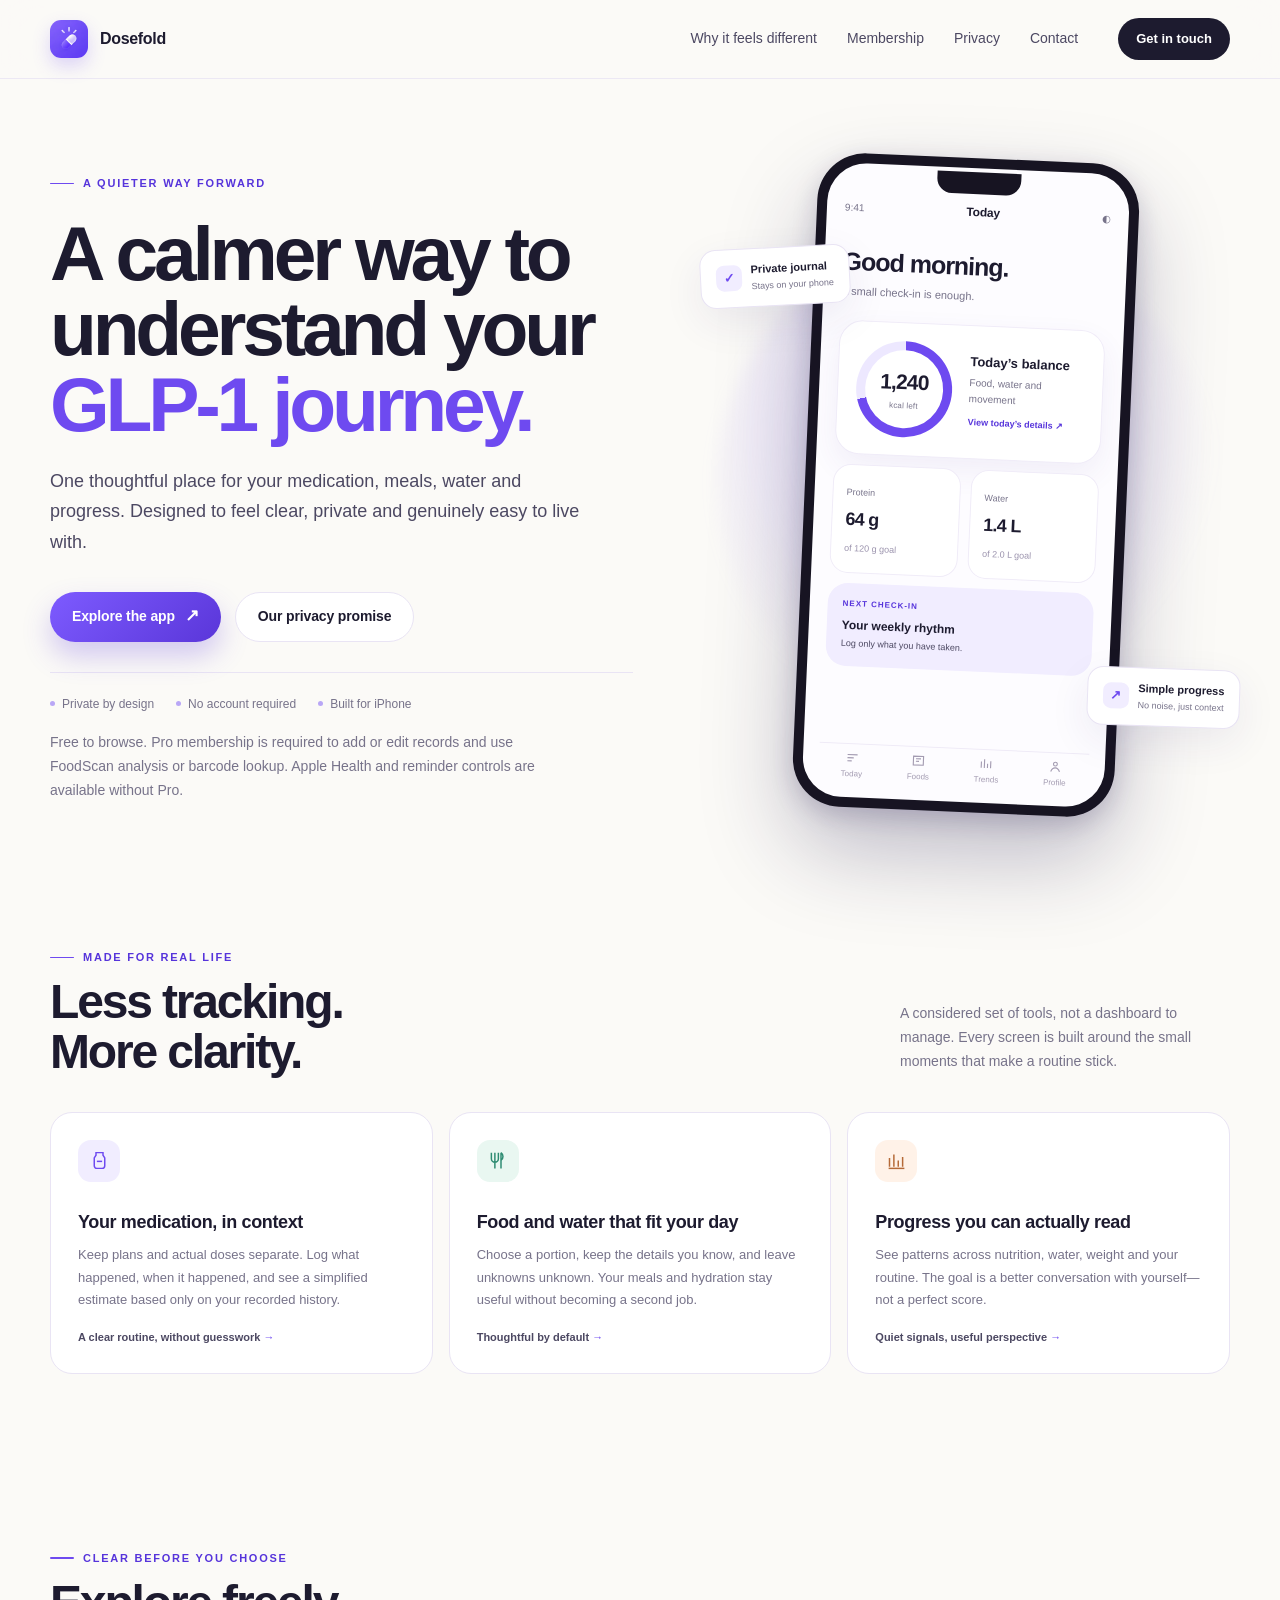
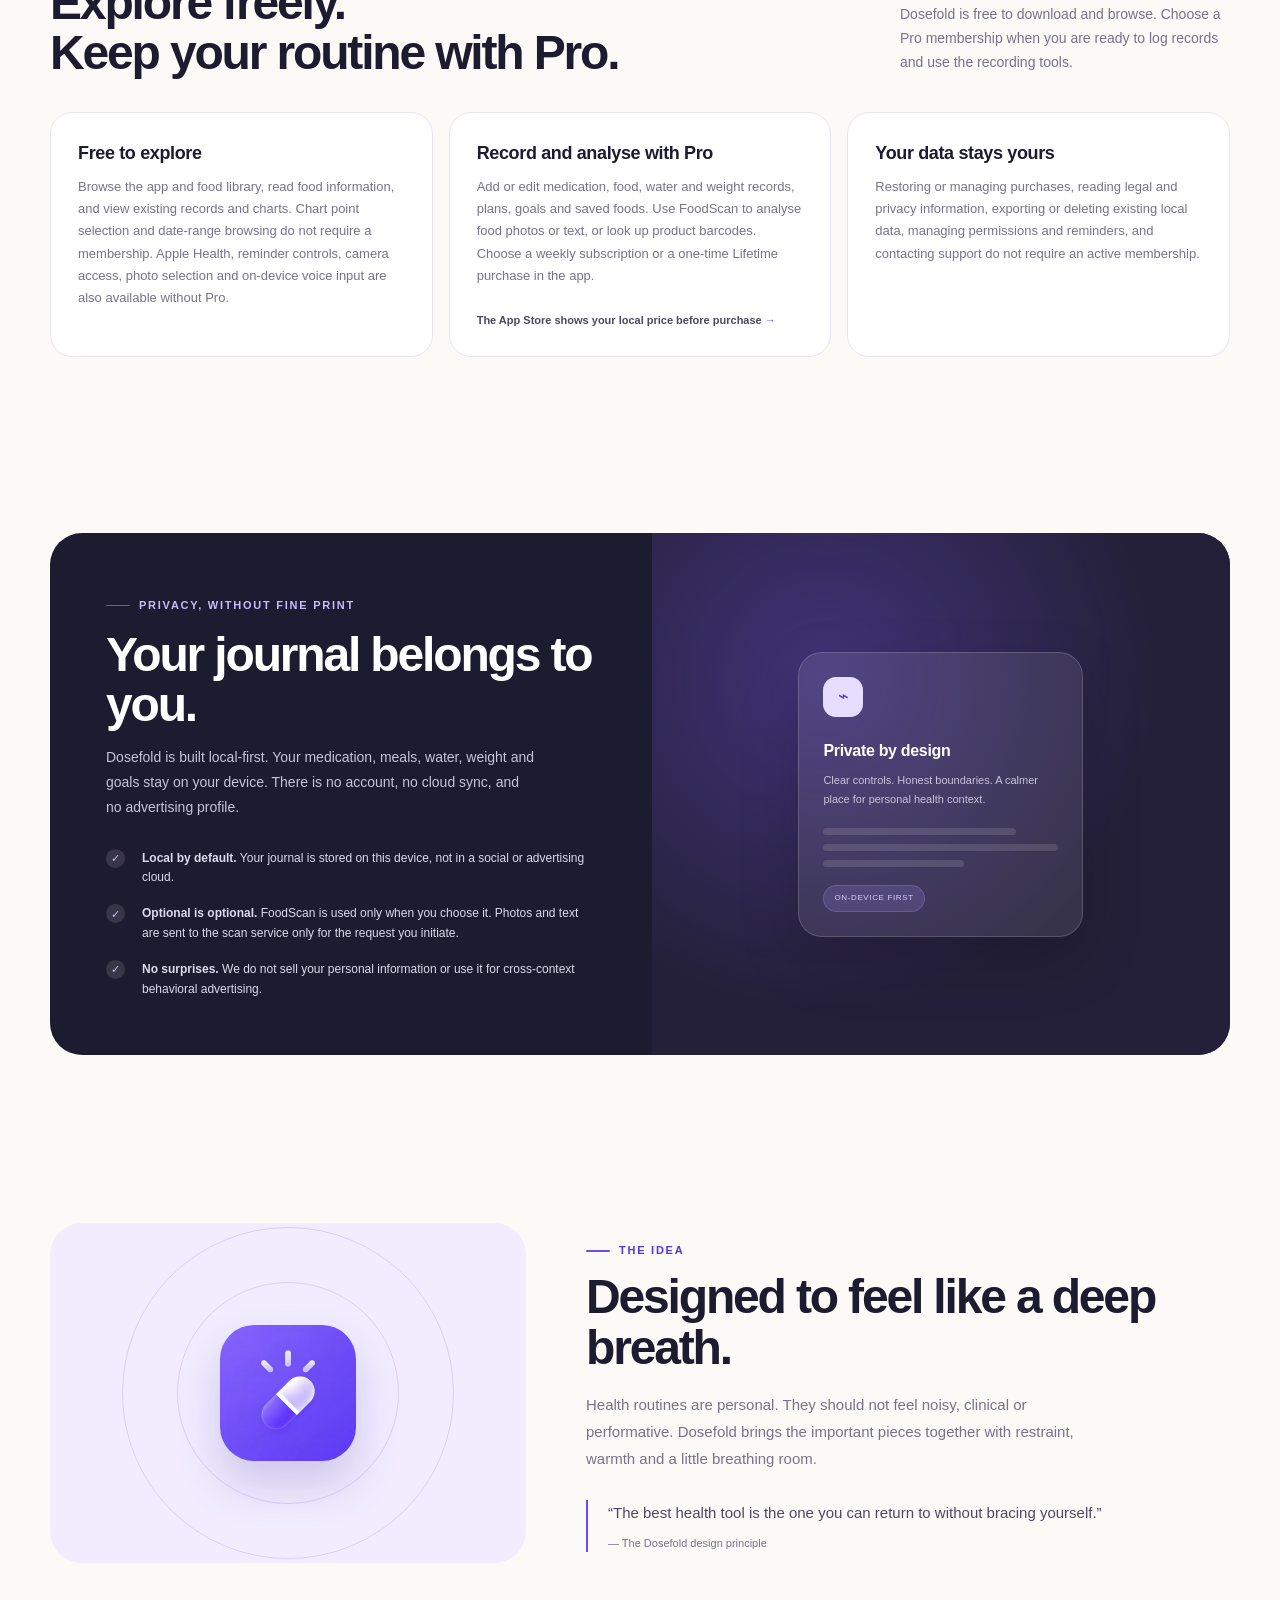
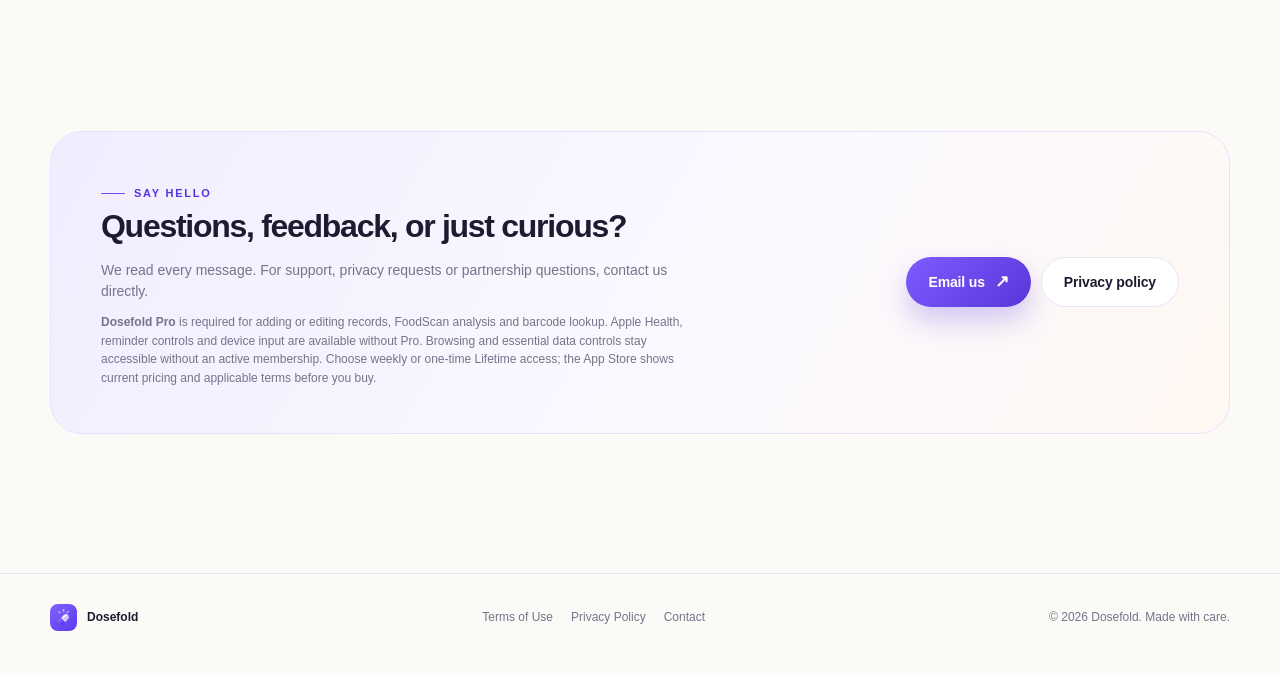
<file: index.html>
<!doctype html>
<html lang="en">
<head>
  <meta charset="utf-8">
  <meta name="viewport" content="width=device-width, initial-scale=1">
  <meta name="theme-color" content="#fbfaf7">
  <meta name="description" content="Dosefold is a private, beautifully simple GLP-1 tracker for your medication, food, water and daily progress.">
  <title>Dosefold — A calmer way to understand your GLP-1 journey</title>
  <link rel="icon" href="assets/favicon.png" type="image/png">
  <link rel="apple-touch-icon" href="assets/logo-512.png">
  <link rel="stylesheet" href="styles.css">
</head>
<body>
  <a class="skip" href="#main">Skip to content</a>

  <header class="site-header">
    <nav class="nav" aria-label="Primary navigation">
      <a class="brand" href="./" aria-label="Dosefold home">
        <img src="assets/logo-512.png" alt="Dosefold logo">
        <span>Dosefold</span>
      </a>
      <div class="nav-links">
        <a href="#why">Why it feels different</a>
        <a href="#membership">Membership</a>
        <a href="#privacy">Privacy</a>
        <a href="#contact">Contact</a>
      </div>
      <a class="nav-cta" href="#contact">Get in touch</a>
    </nav>
  </header>

  <main id="main">
    <section class="hero wrap">
      <div class="hero-grid">
        <div>
          <span class="eyebrow">A quieter way forward</span>
          <h1>A calmer way to understand your <em>GLP-1 journey.</em></h1>
          <p class="lede">One thoughtful place for your medication, meals, water and progress. Designed to feel clear, private and genuinely easy to live with.</p>
          <div class="hero-actions">
            <a class="button primary" href="#why">Explore the app <span class="arrow">↗</span></a>
            <a class="button ghost" href="#privacy">Our privacy promise</a>
          </div>
          <div class="trust-row" aria-label="Product principles">
            <span><i class="dot"></i>Private by design</span>
            <span><i class="dot"></i>No account required</span>
            <span><i class="dot"></i>Built for iPhone</span>
          </div>
          <p class="membership-note">Free to browse. Pro membership is required to add or edit records and use FoodScan analysis or barcode lookup. Apple Health and reminder controls are available without Pro.</p>
        </div>

        <div class="hero-art" aria-label="Preview of the Dosefold iPhone app">
          <div class="art-glow"></div>
          <div class="device">
            <div class="screen">
              <div class="screen-top">
                <span>9:41</span>
                <b>Today</b>
                <span>◐</span>
              </div>
              <h3>Good morning.</h3>
              <div class="sub">A small check-in is enough.</div>

              <div class="ring-card">
                <div class="ring">
                  <div class="ring-value">1,240<small>kcal left</small></div>
                </div>
                <div class="ring-copy">
                  <b>Today’s balance</b>
                  <span>Food, water and movement</span>
                  <span class="mini">View today’s details ↗</span>
                </div>
              </div>

              <div class="stat-grid">
                <div class="stat">
                  <label>Protein</label>
                  <b>64 g</b>
                  <i>of 120 g goal</i>
                </div>
                <div class="stat">
                  <label>Water</label>
                  <b>1.4 L</b>
                  <i>of 2.0 L goal</i>
                </div>
              </div>

              <div class="dose-card">
                <div class="tag">Next check-in</div>
                <b>Your weekly rhythm</b>
                <span>Log only what you have taken.</span>
              </div>

              <div class="mini-tabs" aria-hidden="true">
                <span><svg viewBox="0 0 24 24" fill="none" stroke="currentColor" stroke-width="1.8"><path d="M4 7h16M4 12h10M4 17h7"/></svg>Today</span>
                <span><svg viewBox="0 0 24 24" fill="none" stroke="currentColor" stroke-width="1.8"><path d="M4 5h16v14H4zM8 9h8M8 13h5"/></svg>Foods</span>
                <span><svg viewBox="0 0 24 24" fill="none" stroke="currentColor" stroke-width="1.8"><path d="M4 19V9m5 10V5m5 14v-7m5 7V8"/></svg>Trends</span>
                <span><svg viewBox="0 0 24 24" fill="none" stroke="currentColor" stroke-width="1.8"><circle cx="12" cy="8" r="3"/><path d="M5 20c1.5-4 4-6 7-6s5.5 2 7 6"/></svg>Profile</span>
              </div>
            </div>
          </div>
          <div class="float-card float-one"><span class="float-icon">✓</span><span>Private journal<small>Stays on your phone</small></span></div>
          <div class="float-card float-two"><span class="float-icon">↗</span><span>Simple progress<small>No noise, just context</small></span></div>
        </div>
      </div>
    </section>

    <section class="section wrap" id="why">
      <div class="section-head">
        <div>
          <span class="eyebrow">Made for real life</span>
          <h2>Less tracking.<br>More clarity.</h2>
        </div>
        <p>A considered set of tools, not a dashboard to manage. Every screen is built around the small moments that make a routine stick.</p>
      </div>

      <div class="feature-grid">
        <article class="feature">
          <div class="feature-icon"><svg viewBox="0 0 24 24" fill="none" stroke="currentColor" stroke-width="1.7"><path d="M8 3h8v3l2 3v9a3 3 0 0 1-3 3H9a3 3 0 0 1-3-3V9l2-3z"/><path d="M9 13h6"/></svg></div>
          <h3>Your medication, in context</h3>
          <p>Keep plans and actual doses separate. Log what happened, when it happened, and see a simplified estimate based only on your recorded history.</p>
          <div class="feature-note">A clear routine, without guesswork</div>
        </article>
        <article class="feature">
          <div class="feature-icon"><svg viewBox="0 0 24 24" fill="none" stroke="currentColor" stroke-width="1.7"><path d="M5 3v7a4 4 0 0 0 8 0V3M9 3v18M16 3v18M16 3c3 2 3 7 0 9"/></svg></div>
          <h3>Food and water that fit your day</h3>
          <p>Choose a portion, keep the details you know, and leave unknowns unknown. Your meals and hydration stay useful without becoming a second job.</p>
          <div class="feature-note">Thoughtful by default</div>
        </article>
        <article class="feature">
          <div class="feature-icon"><svg viewBox="0 0 24 24" fill="none" stroke="currentColor" stroke-width="1.7"><path d="M4 19V9m5 10V5m5 14v-7m5 7V8"/><path d="M3 21h18"/></svg></div>
          <h3>Progress you can actually read</h3>
          <p>See patterns across nutrition, water, weight and your routine. The goal is a better conversation with yourself—not a perfect score.</p>
          <div class="feature-note">Quiet signals, useful perspective</div>
        </article>
      </div>
    </section>

    <section class="section wrap" id="membership">
      <div class="section-head">
        <div>
          <span class="eyebrow">Clear before you choose</span>
          <h2>Explore freely.<br>Keep your routine with Pro.</h2>
        </div>
        <p>Dosefold is free to download and browse. Choose a Pro membership when you are ready to log records and use the recording tools.</p>
      </div>
      <div class="feature-grid">
        <article class="feature">
          <h3>Free to explore</h3>
          <p>Browse the app and food library, read food information, and view existing records and charts. Chart point selection and date-range browsing do not require a membership. Apple Health, reminder controls, camera access, photo selection and on-device voice input are also available without Pro.</p>
        </article>
        <article class="feature">
          <h3>Record and analyse with Pro</h3>
          <p>Add or edit medication, food, water and weight records, plans, goals and saved foods. Use FoodScan to analyse food photos or text, or look up product barcodes. Choose a weekly subscription or a one-time Lifetime purchase in the app.</p>
          <div class="feature-note">The App Store shows your local price before purchase</div>
        </article>
        <article class="feature">
          <h3>Your data stays yours</h3>
          <p>Restoring or managing purchases, reading legal and privacy information, exporting or deleting existing local data, managing permissions and reminders, and contacting support do not require an active membership.</p>
        </article>
      </div>
    </section>

    <section class="section wrap" id="privacy">
      <div class="privacy-band">
        <div class="privacy-copy">
          <span class="eyebrow">Privacy, without fine print</span>
          <h2>Your journal belongs to you.</h2>
          <p>Dosefold is built local-first. Your medication, meals, water, weight and goals stay on your device. There is no account, no cloud sync, and no advertising profile.</p>
          <ul class="privacy-list">
            <li><span class="check">✓</span><span><strong>Local by default.</strong> Your journal is stored on this device, not in a social or advertising cloud.</span></li>
            <li><span class="check">✓</span><span><strong>Optional is optional.</strong> FoodScan is used only when you choose it. Photos and text are sent to the scan service only for the request you initiate.</span></li>
            <li><span class="check">✓</span><span><strong>No surprises.</strong> We do not sell your personal information or use it for cross-context behavioral advertising.</span></li>
          </ul>
        </div>
        <div class="privacy-art" aria-hidden="true">
          <div class="privacy-panel">
            <div class="lock">⌁</div>
            <b>Private by design</b>
            <p>Clear controls. Honest boundaries. A calmer place for personal health context.</p>
            <div class="line mid"></div>
            <div class="line"></div>
            <div class="line short"></div>
            <span class="chip">On-device first</span>
          </div>
        </div>
      </div>
    </section>

    <section class="section wrap">
      <div class="story">
        <div class="story-card" aria-hidden="true">
          <img class="story-mark" src="assets/logo-512.png" alt="">
        </div>
        <div class="story-copy">
          <span class="eyebrow">The idea</span>
          <h2>Designed to feel like a deep breath.</h2>
          <p>Health routines are personal. They should not feel noisy, clinical or performative. Dosefold brings the important pieces together with restraint, warmth and a little breathing room.</p>
          <blockquote class="quote">“The best health tool is the one you can return to without bracing yourself.”
            <small>— The Dosefold design principle</small>
          </blockquote>
        </div>
      </div>
    </section>

    <section class="section wrap" id="contact">
      <div class="contact-band">
        <div>
          <span class="eyebrow">Say hello</span>
          <h2>Questions, feedback, or just curious?</h2>
          <p>We read every message. For support, privacy requests or partnership questions, contact us directly.</p>
          <p class="pro-note"><strong>Dosefold Pro</strong> is required for adding or editing records, FoodScan analysis and barcode lookup. Apple Health, reminder controls and device input are available without Pro. Browsing and essential data controls stay accessible without an active membership. Choose weekly or one-time Lifetime access; the App Store shows current pricing and applicable terms before you buy.</p>
        </div>
        <div class="contact-actions">
          <a class="button primary" href="mailto:erchen735@gmail.com?subject=Dosefold%20enquiry">Email us <span class="arrow">↗</span></a>
          <a class="button ghost" href="privacy/">Privacy policy</a>
        </div>
      </div>
    </section>
  </main>

  <footer class="site-footer">
    <div class="wrap footer-row">
      <a class="footer-brand" href="./">
        <img src="assets/logo-512.png" alt="">
        <span>Dosefold</span>
      </a>
      <div class="footer-links">
        <a href="terms/">Terms of Use</a>
        <a href="privacy/">Privacy Policy</a>
        <a href="mailto:erchen735@gmail.com">Contact</a>
      </div>
      <span>© 2026 Dosefold. Made with care.</span>
    </div>
  </footer>
</body>
</html>
</file>
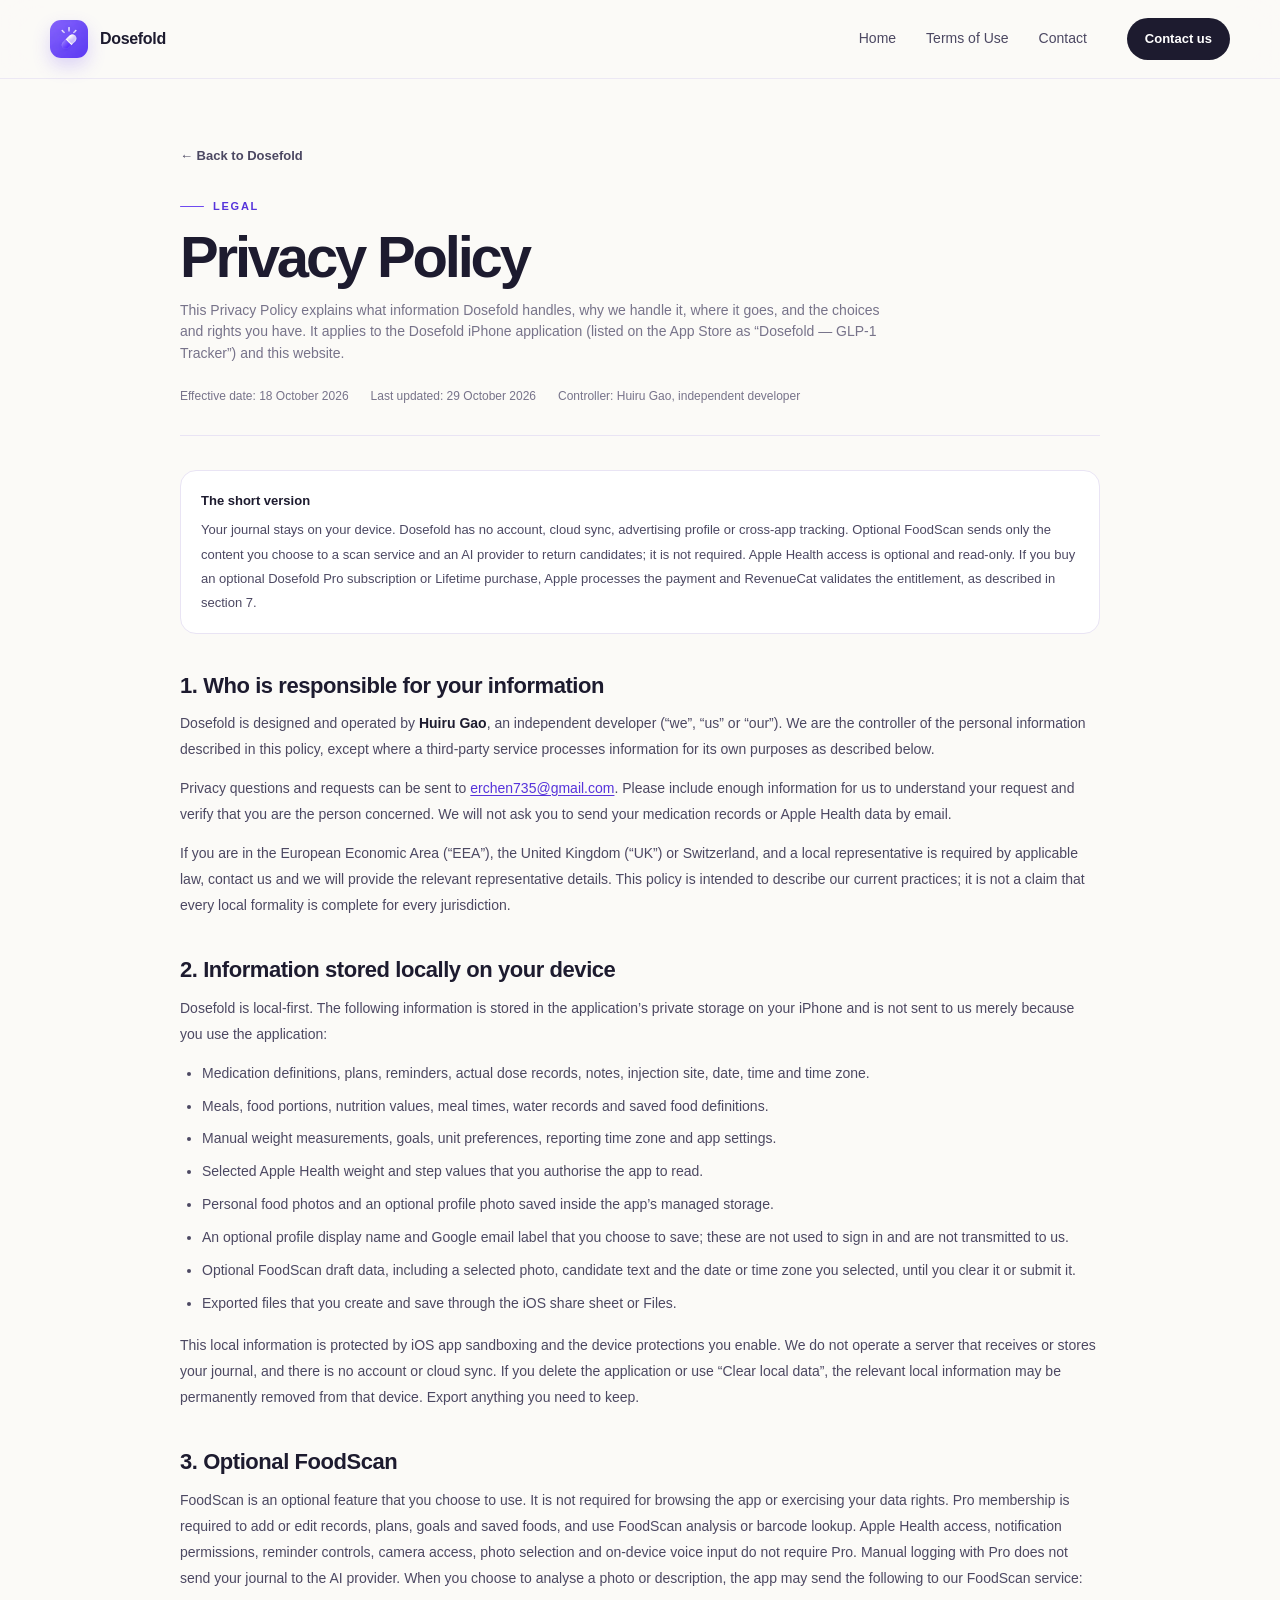
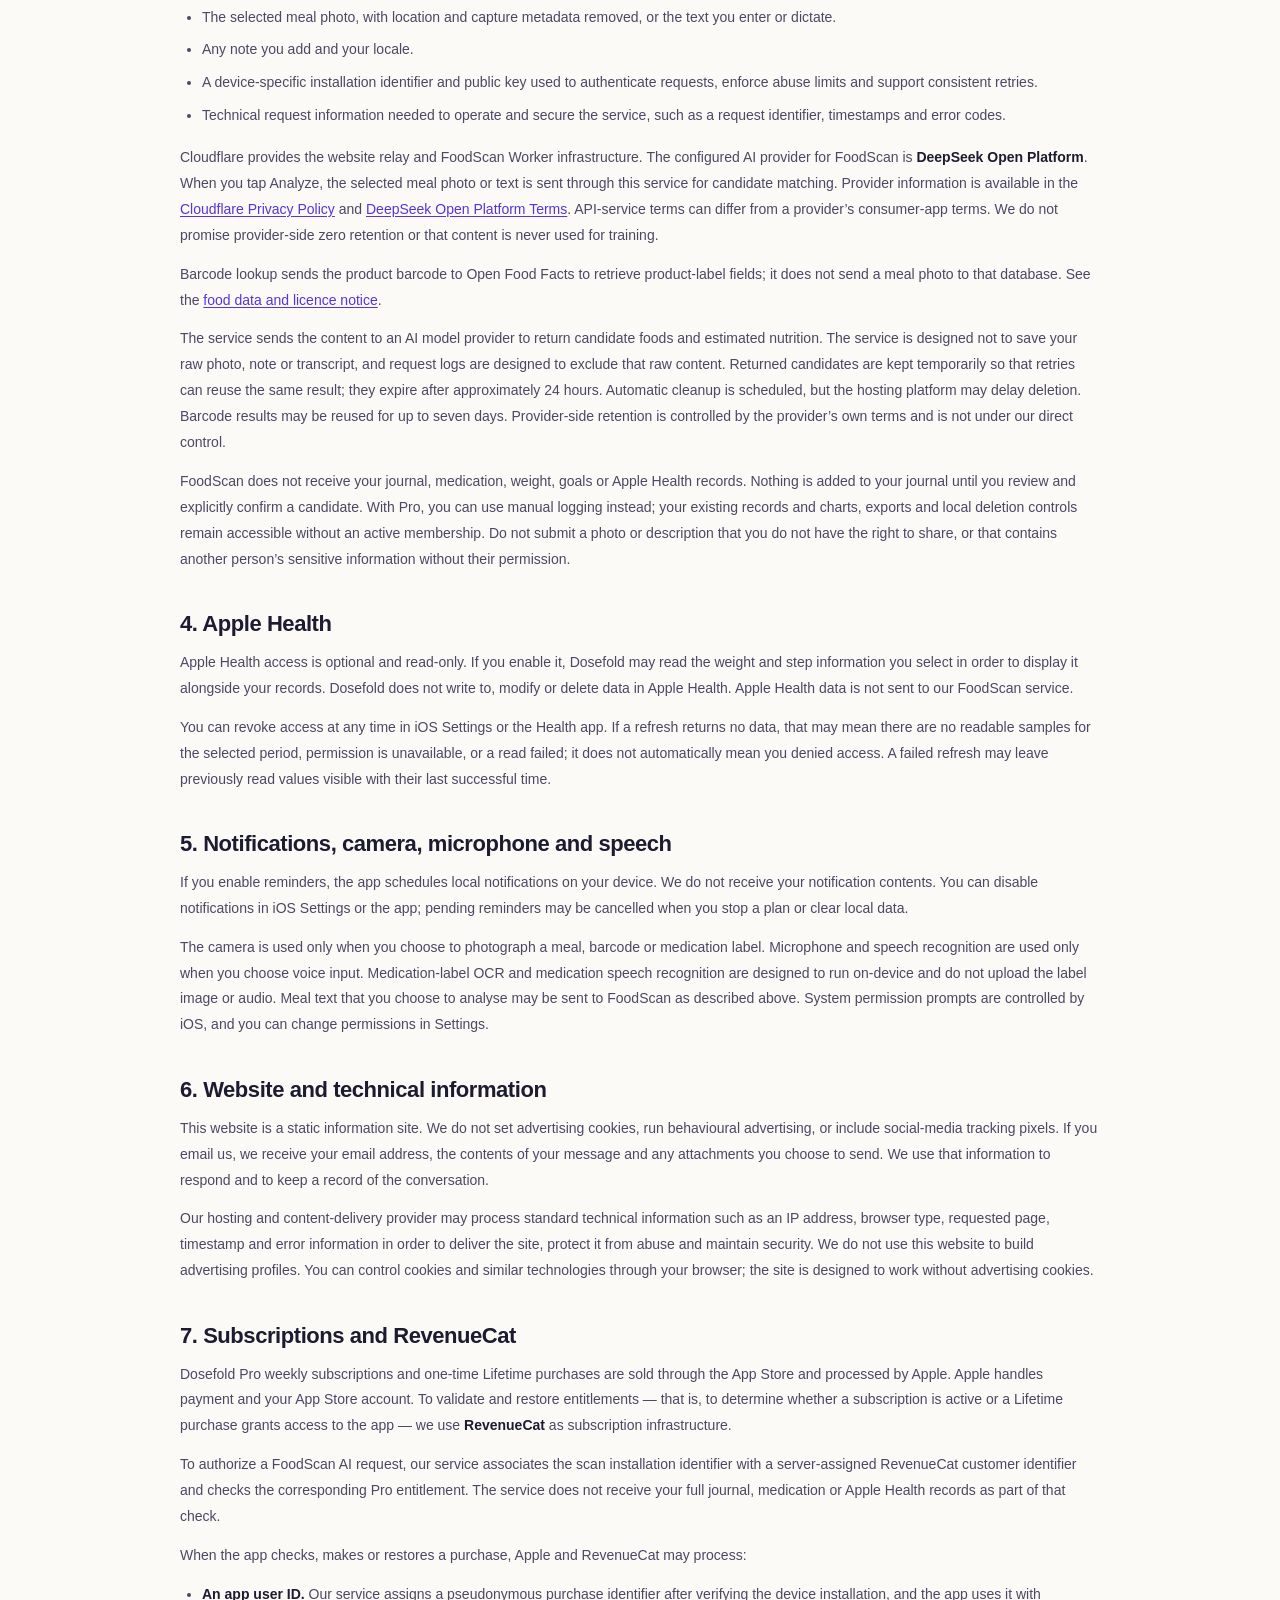
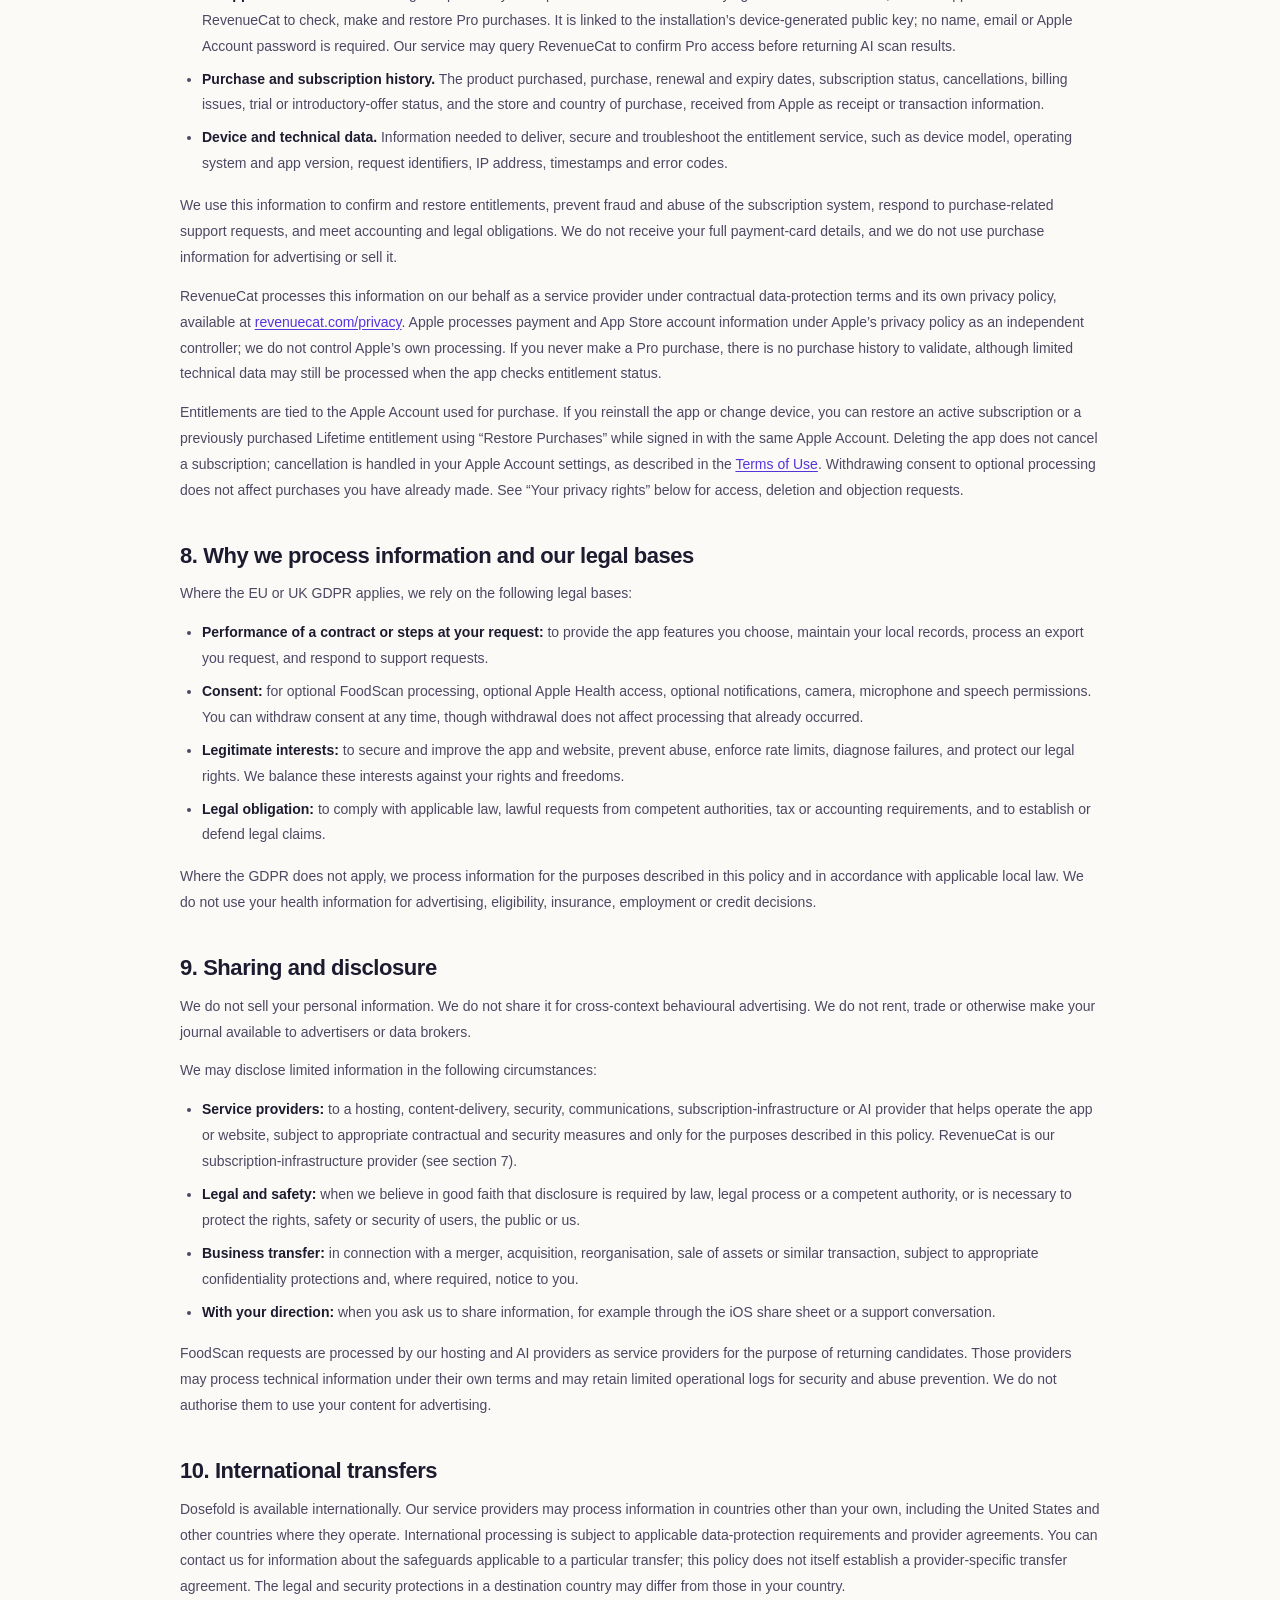
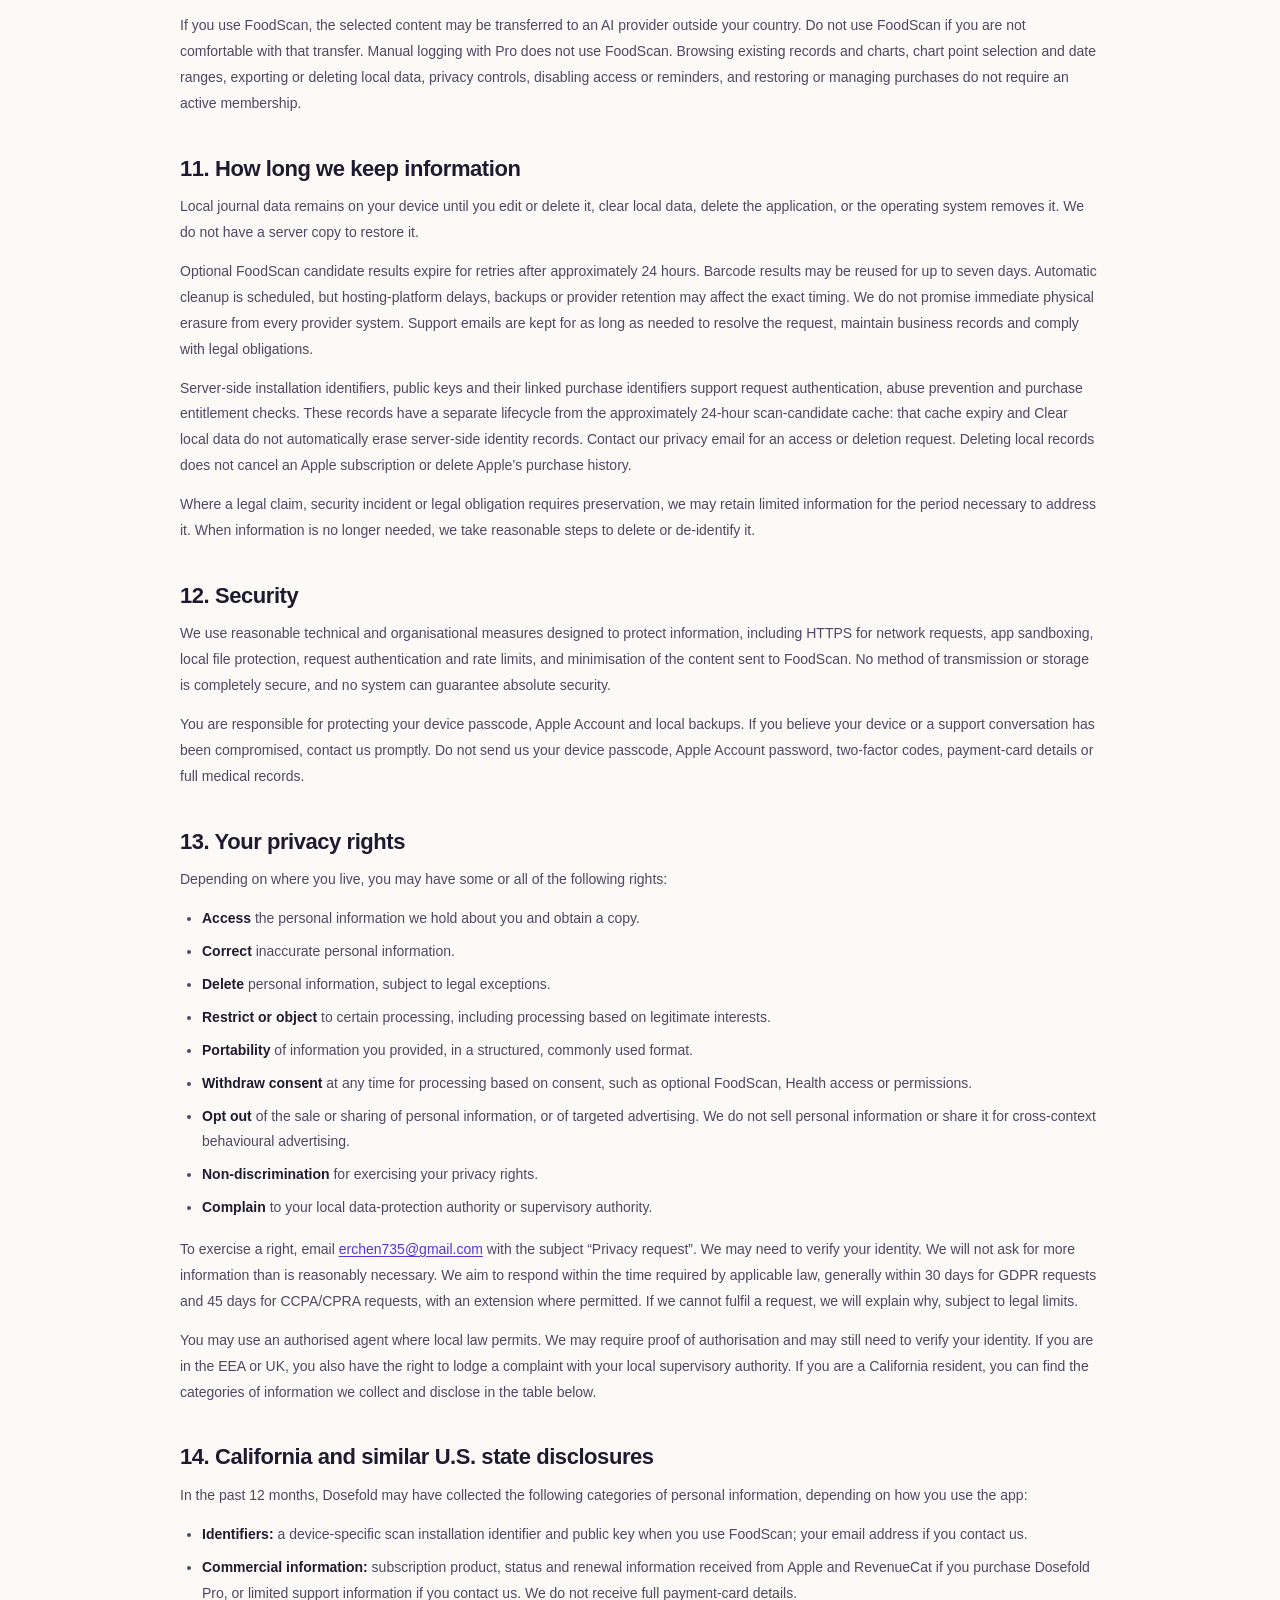
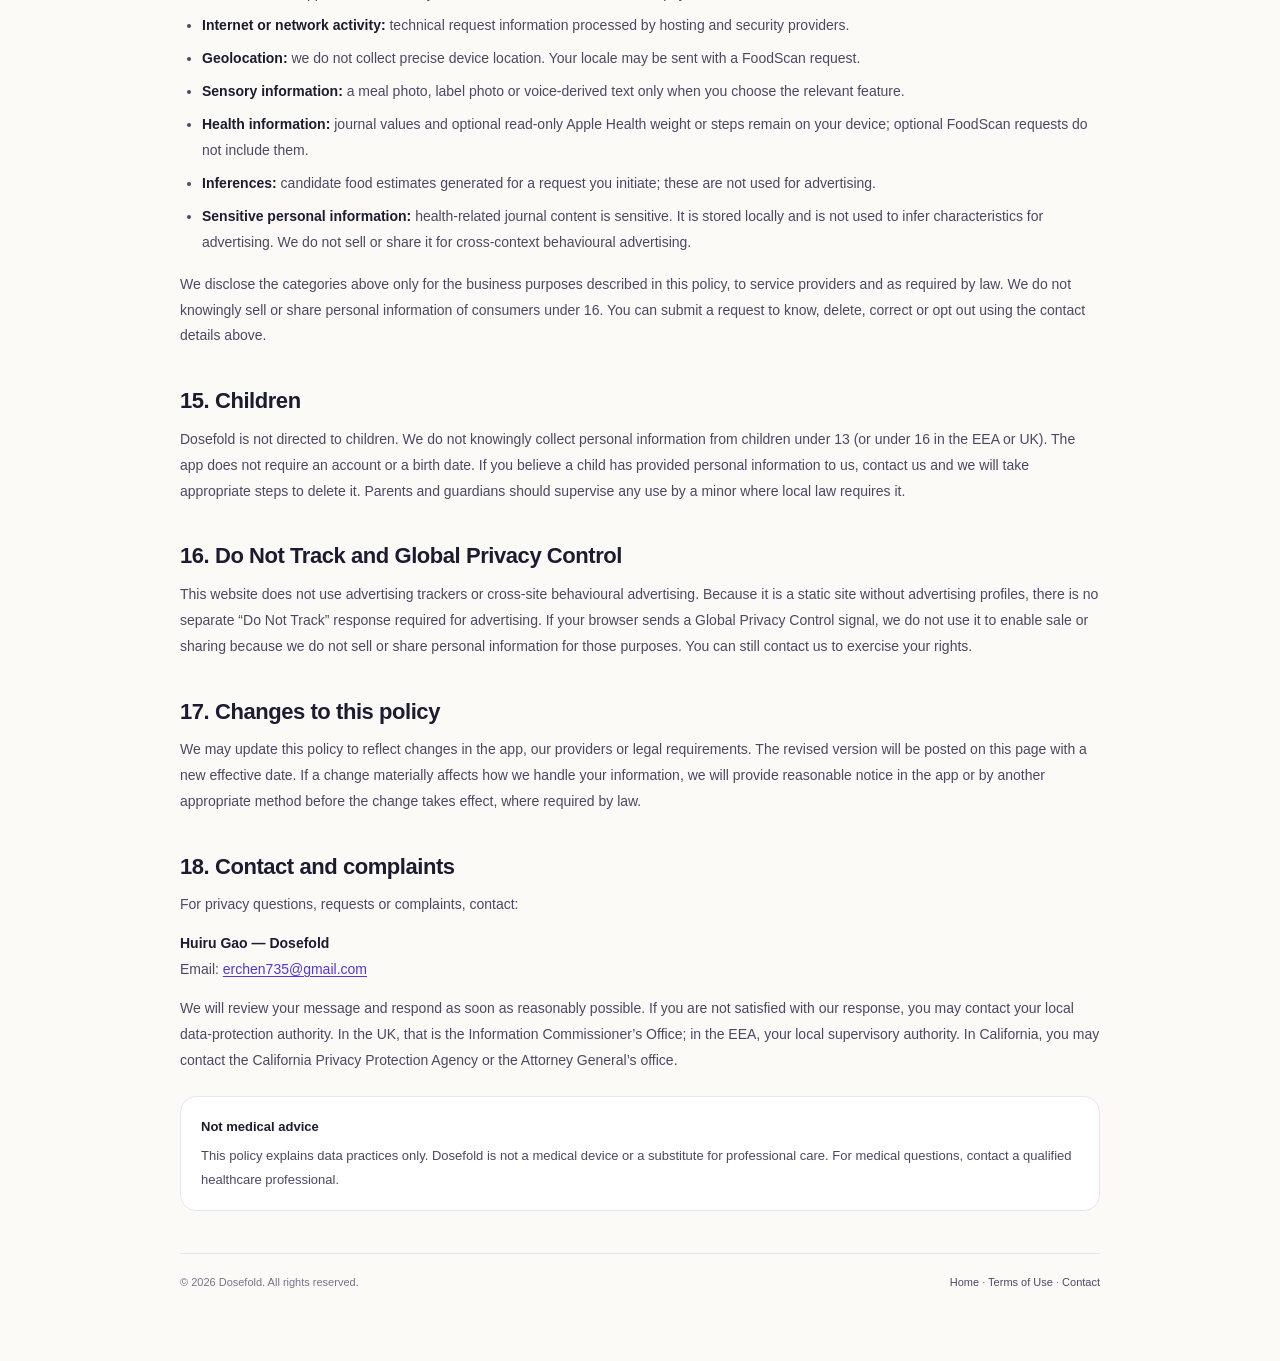
<file: privacy/index.html>
<!doctype html>
<html lang="en">
<head>
  <meta charset="utf-8">
  <meta name="viewport" content="width=device-width, initial-scale=1">
  <meta name="theme-color" content="#fbfaf7">
  <meta name="description" content="Privacy Policy for Dosefold, a GLP-1 tracker for iPhone.">
  <title>Privacy Policy — Dosefold</title>
  <link rel="icon" href="../assets/favicon.png" type="image/png">
  <link rel="stylesheet" href="../styles.css">
</head>
<body>
  <a class="skip" href="#main">Skip to content</a>
  <header class="site-header">
    <nav class="nav" aria-label="Primary navigation">
      <a class="brand" href="../" aria-label="Dosefold home">
        <img src="../assets/logo-512.png" alt="Dosefold logo">
        <span>Dosefold</span>
      </a>
      <div class="nav-links">
        <a href="../">Home</a>
        <a href="../terms/">Terms of Use</a>
        <a href="mailto:erchen735@gmail.com">Contact</a>
      </div>
      <a class="nav-cta" href="mailto:erchen735@gmail.com">Contact us</a>
    </nav>
  </header>

  <main id="main" class="legal-wrap">
    <a class="legal-back" href="../">← Back to Dosefold</a>
    <div class="legal-intro">
      <span class="eyebrow">Legal</span>
      <h1>Privacy Policy</h1>
      <p>This Privacy Policy explains what information Dosefold handles, why we handle it, where it goes, and the choices and rights you have. It applies to the Dosefold iPhone application (listed on the App Store as “Dosefold — GLP-1 Tracker”) and this website.</p>
      <div class="legal-meta">
        <span>Effective date: 18 October 2026</span>
        <span>Last updated: 29 October 2026</span>
        <span>Controller: Huiru Gao, independent developer</span>
      </div>
    </div>

    <div class="legal-body">
      <div class="legal-callout">
        <strong>The short version</strong>
        Your journal stays on your device. Dosefold has no account, cloud sync, advertising profile or cross-app tracking. Optional FoodScan sends only the content you choose to a scan service and an AI provider to return candidates; it is not required. Apple Health access is optional and read-only. If you buy an optional Dosefold Pro subscription or Lifetime purchase, Apple processes the payment and RevenueCat validates the entitlement, as described in section 7.
      </div>

      <h2>1. Who is responsible for your information</h2>
      <p>Dosefold is designed and operated by <strong>Huiru Gao</strong>, an independent developer (“we”, “us” or “our”). We are the controller of the personal information described in this policy, except where a third-party service processes information for its own purposes as described below.</p>
      <p>Privacy questions and requests can be sent to <a href="mailto:erchen735@gmail.com">erchen735@gmail.com</a>. Please include enough information for us to understand your request and verify that you are the person concerned. We will not ask you to send your medication records or Apple Health data by email.</p>
      <p>If you are in the European Economic Area (“EEA”), the United Kingdom (“UK”) or Switzerland, and a local representative is required by applicable law, contact us and we will provide the relevant representative details. This policy is intended to describe our current practices; it is not a claim that every local formality is complete for every jurisdiction.</p>

      <h2>2. Information stored locally on your device</h2>
      <p>Dosefold is local-first. The following information is stored in the application’s private storage on your iPhone and is not sent to us merely because you use the application:</p>
      <ul>
        <li>Medication definitions, plans, reminders, actual dose records, notes, injection site, date, time and time zone.</li>
        <li>Meals, food portions, nutrition values, meal times, water records and saved food definitions.</li>
        <li>Manual weight measurements, goals, unit preferences, reporting time zone and app settings.</li>
        <li>Selected Apple Health weight and step values that you authorise the app to read.</li>
        <li>Personal food photos and an optional profile photo saved inside the app’s managed storage.</li>
        <li>An optional profile display name and Google email label that you choose to save; these are not used to sign in and are not transmitted to us.</li>
        <li>Optional FoodScan draft data, including a selected photo, candidate text and the date or time zone you selected, until you clear it or submit it.</li>
        <li>Exported files that you create and save through the iOS share sheet or Files.</li>
      </ul>
      <p>This local information is protected by iOS app sandboxing and the device protections you enable. We do not operate a server that receives or stores your journal, and there is no account or cloud sync. If you delete the application or use “Clear local data”, the relevant local information may be permanently removed from that device. Export anything you need to keep.</p>

      <h2>3. Optional FoodScan</h2>
      <p>FoodScan is an optional feature that you choose to use. It is not required for browsing the app or exercising your data rights. Pro membership is required to add or edit records, plans, goals and saved foods, and use FoodScan analysis or barcode lookup. Apple Health access, notification permissions, reminder controls, camera access, photo selection and on-device voice input do not require Pro. Manual logging with Pro does not send your journal to the AI provider. When you choose to analyse a photo or description, the app may send the following to our FoodScan service:</p>
      <ul>
        <li>The selected meal photo, with location and capture metadata removed, or the text you enter or dictate.</li>
        <li>Any note you add and your locale.</li>
        <li>A device-specific installation identifier and public key used to authenticate requests, enforce abuse limits and support consistent retries.</li>
        <li>Technical request information needed to operate and secure the service, such as a request identifier, timestamps and error codes.</li>
      </ul>
      <p>Cloudflare provides the website relay and FoodScan Worker infrastructure. The configured AI provider for FoodScan is <strong>DeepSeek Open Platform</strong>. When you tap Analyze, the selected meal photo or text is sent through this service for candidate matching. Provider information is available in the <a href="https://www.cloudflare.com/privacypolicy/">Cloudflare Privacy Policy</a> and <a href="https://cdn.deepseek.com/policies/en-US/deepseek-open-platform-terms-of-service.html">DeepSeek Open Platform Terms</a>. API-service terms can differ from a provider’s consumer-app terms. We do not promise provider-side zero retention or that content is never used for training.</p>
      <p>Barcode lookup sends the product barcode to Open Food Facts to retrieve product-label fields; it does not send a meal photo to that database. See the <a href="../terms/#food-data">food data and licence notice</a>.</p>
      <p>The service sends the content to an AI model provider to return candidate foods and estimated nutrition. The service is designed not to save your raw photo, note or transcript, and request logs are designed to exclude that raw content. Returned candidates are kept temporarily so that retries can reuse the same result; they expire after approximately 24 hours. Automatic cleanup is scheduled, but the hosting platform may delay deletion. Barcode results may be reused for up to seven days. Provider-side retention is controlled by the provider’s own terms and is not under our direct control.</p>
      <p>FoodScan does not receive your journal, medication, weight, goals or Apple Health records. Nothing is added to your journal until you review and explicitly confirm a candidate. With Pro, you can use manual logging instead; your existing records and charts, exports and local deletion controls remain accessible without an active membership. Do not submit a photo or description that you do not have the right to share, or that contains another person’s sensitive information without their permission.</p>

      <h2>4. Apple Health</h2>
      <p>Apple Health access is optional and read-only. If you enable it, Dosefold may read the weight and step information you select in order to display it alongside your records. Dosefold does not write to, modify or delete data in Apple Health. Apple Health data is not sent to our FoodScan service.</p>
      <p>You can revoke access at any time in iOS Settings or the Health app. If a refresh returns no data, that may mean there are no readable samples for the selected period, permission is unavailable, or a read failed; it does not automatically mean you denied access. A failed refresh may leave previously read values visible with their last successful time.</p>

      <h2>5. Notifications, camera, microphone and speech</h2>
      <p>If you enable reminders, the app schedules local notifications on your device. We do not receive your notification contents. You can disable notifications in iOS Settings or the app; pending reminders may be cancelled when you stop a plan or clear local data.</p>
      <p>The camera is used only when you choose to photograph a meal, barcode or medication label. Microphone and speech recognition are used only when you choose voice input. Medication-label OCR and medication speech recognition are designed to run on-device and do not upload the label image or audio. Meal text that you choose to analyse may be sent to FoodScan as described above. System permission prompts are controlled by iOS, and you can change permissions in Settings.</p>

      <h2>6. Website and technical information</h2>
      <p>This website is a static information site. We do not set advertising cookies, run behavioural advertising, or include social-media tracking pixels. If you email us, we receive your email address, the contents of your message and any attachments you choose to send. We use that information to respond and to keep a record of the conversation.</p>
      <p>Our hosting and content-delivery provider may process standard technical information such as an IP address, browser type, requested page, timestamp and error information in order to deliver the site, protect it from abuse and maintain security. We do not use this website to build advertising profiles. You can control cookies and similar technologies through your browser; the site is designed to work without advertising cookies.</p>

      <h2>7. Subscriptions and RevenueCat</h2>
      <p>Dosefold Pro weekly subscriptions and one-time Lifetime purchases are sold through the App Store and processed by Apple. Apple handles payment and your App Store account. To validate and restore entitlements — that is, to determine whether a subscription is active or a Lifetime purchase grants access to the app — we use <strong>RevenueCat</strong> as subscription infrastructure.</p>
      <p>To authorize a FoodScan AI request, our service associates the scan installation identifier with a server-assigned RevenueCat customer identifier and checks the corresponding Pro entitlement. The service does not receive your full journal, medication or Apple Health records as part of that check.</p>
      <p>When the app checks, makes or restores a purchase, Apple and RevenueCat may process:</p>
      <ul>
        <li><strong>An app user ID.</strong> Our service assigns a pseudonymous purchase identifier after verifying the device installation, and the app uses it with RevenueCat to check, make and restore Pro purchases. It is linked to the installation’s device-generated public key; no name, email or Apple Account password is required. Our service may query RevenueCat to confirm Pro access before returning AI scan results.</li>
        <li><strong>Purchase and subscription history.</strong> The product purchased, purchase, renewal and expiry dates, subscription status, cancellations, billing issues, trial or introductory-offer status, and the store and country of purchase, received from Apple as receipt or transaction information.</li>
        <li><strong>Device and technical data.</strong> Information needed to deliver, secure and troubleshoot the entitlement service, such as device model, operating system and app version, request identifiers, IP address, timestamps and error codes.</li>
      </ul>
      <p>We use this information to confirm and restore entitlements, prevent fraud and abuse of the subscription system, respond to purchase-related support requests, and meet accounting and legal obligations. We do not receive your full payment-card details, and we do not use purchase information for advertising or sell it.</p>
      <p>RevenueCat processes this information on our behalf as a service provider under contractual data-protection terms and its own privacy policy, available at <a href="https://www.revenuecat.com/privacy">revenuecat.com/privacy</a>. Apple processes payment and App Store account information under Apple’s privacy policy as an independent controller; we do not control Apple’s own processing. If you never make a Pro purchase, there is no purchase history to validate, although limited technical data may still be processed when the app checks entitlement status.</p>
      <p>Entitlements are tied to the Apple Account used for purchase. If you reinstall the app or change device, you can restore an active subscription or a previously purchased Lifetime entitlement using “Restore Purchases” while signed in with the same Apple Account. Deleting the app does not cancel a subscription; cancellation is handled in your Apple Account settings, as described in the <a href="../terms/">Terms of Use</a>. Withdrawing consent to optional processing does not affect purchases you have already made. See “Your privacy rights” below for access, deletion and objection requests.</p>

      <h2>8. Why we process information and our legal bases</h2>
      <p>Where the EU or UK GDPR applies, we rely on the following legal bases:</p>
      <ul>
        <li><strong>Performance of a contract or steps at your request:</strong> to provide the app features you choose, maintain your local records, process an export you request, and respond to support requests.</li>
        <li><strong>Consent:</strong> for optional FoodScan processing, optional Apple Health access, optional notifications, camera, microphone and speech permissions. You can withdraw consent at any time, though withdrawal does not affect processing that already occurred.</li>
        <li><strong>Legitimate interests:</strong> to secure and improve the app and website, prevent abuse, enforce rate limits, diagnose failures, and protect our legal rights. We balance these interests against your rights and freedoms.</li>
        <li><strong>Legal obligation:</strong> to comply with applicable law, lawful requests from competent authorities, tax or accounting requirements, and to establish or defend legal claims.</li>
      </ul>
      <p>Where the GDPR does not apply, we process information for the purposes described in this policy and in accordance with applicable local law. We do not use your health information for advertising, eligibility, insurance, employment or credit decisions.</p>

      <h2>9. Sharing and disclosure</h2>
      <p>We do not sell your personal information. We do not share it for cross-context behavioural advertising. We do not rent, trade or otherwise make your journal available to advertisers or data brokers.</p>
      <p>We may disclose limited information in the following circumstances:</p>
      <ul>
        <li><strong>Service providers:</strong> to a hosting, content-delivery, security, communications, subscription-infrastructure or AI provider that helps operate the app or website, subject to appropriate contractual and security measures and only for the purposes described in this policy. RevenueCat is our subscription-infrastructure provider (see section 7).</li>
        <li><strong>Legal and safety:</strong> when we believe in good faith that disclosure is required by law, legal process or a competent authority, or is necessary to protect the rights, safety or security of users, the public or us.</li>
        <li><strong>Business transfer:</strong> in connection with a merger, acquisition, reorganisation, sale of assets or similar transaction, subject to appropriate confidentiality protections and, where required, notice to you.</li>
        <li><strong>With your direction:</strong> when you ask us to share information, for example through the iOS share sheet or a support conversation.</li>
      </ul>
      <p>FoodScan requests are processed by our hosting and AI providers as service providers for the purpose of returning candidates. Those providers may process technical information under their own terms and may retain limited operational logs for security and abuse prevention. We do not authorise them to use your content for advertising.</p>

      <h2>10. International transfers</h2>
      <p>Dosefold is available internationally. Our service providers may process information in countries other than your own, including the United States and other countries where they operate. International processing is subject to applicable data-protection requirements and provider agreements. You can contact us for information about the safeguards applicable to a particular transfer; this policy does not itself establish a provider-specific transfer agreement. The legal and security protections in a destination country may differ from those in your country.</p>
      <p>If you use FoodScan, the selected content may be transferred to an AI provider outside your country. Do not use FoodScan if you are not comfortable with that transfer. Manual logging with Pro does not use FoodScan. Browsing existing records and charts, chart point selection and date ranges, exporting or deleting local data, privacy controls, disabling access or reminders, and restoring or managing purchases do not require an active membership.</p>

      <h2>11. How long we keep information</h2>
      <p>Local journal data remains on your device until you edit or delete it, clear local data, delete the application, or the operating system removes it. We do not have a server copy to restore it.</p>
      <p>Optional FoodScan candidate results expire for retries after approximately 24 hours. Barcode results may be reused for up to seven days. Automatic cleanup is scheduled, but hosting-platform delays, backups or provider retention may affect the exact timing. We do not promise immediate physical erasure from every provider system. Support emails are kept for as long as needed to resolve the request, maintain business records and comply with legal obligations.</p>
      <p>Server-side installation identifiers, public keys and their linked purchase identifiers support request authentication, abuse prevention and purchase entitlement checks. These records have a separate lifecycle from the approximately 24-hour scan-candidate cache: that cache expiry and Clear local data do not automatically erase server-side identity records. Contact our privacy email for an access or deletion request. Deleting local records does not cancel an Apple subscription or delete Apple’s purchase history.</p>
      <p>Where a legal claim, security incident or legal obligation requires preservation, we may retain limited information for the period necessary to address it. When information is no longer needed, we take reasonable steps to delete or de-identify it.</p>

      <h2>12. Security</h2>
      <p>We use reasonable technical and organisational measures designed to protect information, including HTTPS for network requests, app sandboxing, local file protection, request authentication and rate limits, and minimisation of the content sent to FoodScan. No method of transmission or storage is completely secure, and no system can guarantee absolute security.</p>
      <p>You are responsible for protecting your device passcode, Apple Account and local backups. If you believe your device or a support conversation has been compromised, contact us promptly. Do not send us your device passcode, Apple Account password, two-factor codes, payment-card details or full medical records.</p>

      <h2>13. Your privacy rights</h2>
      <p>Depending on where you live, you may have some or all of the following rights:</p>
      <ul>
        <li><strong>Access</strong> the personal information we hold about you and obtain a copy.</li>
        <li><strong>Correct</strong> inaccurate personal information.</li>
        <li><strong>Delete</strong> personal information, subject to legal exceptions.</li>
        <li><strong>Restrict or object</strong> to certain processing, including processing based on legitimate interests.</li>
        <li><strong>Portability</strong> of information you provided, in a structured, commonly used format.</li>
        <li><strong>Withdraw consent</strong> at any time for processing based on consent, such as optional FoodScan, Health access or permissions.</li>
        <li><strong>Opt out</strong> of the sale or sharing of personal information, or of targeted advertising. We do not sell personal information or share it for cross-context behavioural advertising.</li>
        <li><strong>Non-discrimination</strong> for exercising your privacy rights.</li>
        <li><strong>Complain</strong> to your local data-protection authority or supervisory authority.</li>
      </ul>
      <p>To exercise a right, email <a href="mailto:erchen735@gmail.com">erchen735@gmail.com</a> with the subject “Privacy request”. We may need to verify your identity. We will not ask for more information than is reasonably necessary. We aim to respond within the time required by applicable law, generally within 30 days for GDPR requests and 45 days for CCPA/CPRA requests, with an extension where permitted. If we cannot fulfil a request, we will explain why, subject to legal limits.</p>
      <p>You may use an authorised agent where local law permits. We may require proof of authorisation and may still need to verify your identity. If you are in the EEA or UK, you also have the right to lodge a complaint with your local supervisory authority. If you are a California resident, you can find the categories of information we collect and disclose in the table below.</p>

      <h2>14. California and similar U.S. state disclosures</h2>
      <p>In the past 12 months, Dosefold may have collected the following categories of personal information, depending on how you use the app:</p>
      <ul>
        <li><strong>Identifiers:</strong> a device-specific scan installation identifier and public key when you use FoodScan; your email address if you contact us.</li>
        <li><strong>Commercial information:</strong> subscription product, status and renewal information received from Apple and RevenueCat if you purchase Dosefold Pro, or limited support information if you contact us. We do not receive full payment-card details.</li>
        <li><strong>Internet or network activity:</strong> technical request information processed by hosting and security providers.</li>
        <li><strong>Geolocation:</strong> we do not collect precise device location. Your locale may be sent with a FoodScan request.</li>
        <li><strong>Sensory information:</strong> a meal photo, label photo or voice-derived text only when you choose the relevant feature.</li>
        <li><strong>Health information:</strong> journal values and optional read-only Apple Health weight or steps remain on your device; optional FoodScan requests do not include them.</li>
        <li><strong>Inferences:</strong> candidate food estimates generated for a request you initiate; these are not used for advertising.</li>
        <li><strong>Sensitive personal information:</strong> health-related journal content is sensitive. It is stored locally and is not used to infer characteristics for advertising. We do not sell or share it for cross-context behavioural advertising.</li>
      </ul>
      <p>We disclose the categories above only for the business purposes described in this policy, to service providers and as required by law. We do not knowingly sell or share personal information of consumers under 16. You can submit a request to know, delete, correct or opt out using the contact details above.</p>

      <h2>15. Children</h2>
      <p>Dosefold is not directed to children. We do not knowingly collect personal information from children under 13 (or under 16 in the EEA or UK). The app does not require an account or a birth date. If you believe a child has provided personal information to us, contact us and we will take appropriate steps to delete it. Parents and guardians should supervise any use by a minor where local law requires it.</p>

      <h2>16. Do Not Track and Global Privacy Control</h2>
      <p>This website does not use advertising trackers or cross-site behavioural advertising. Because it is a static site without advertising profiles, there is no separate “Do Not Track” response required for advertising. If your browser sends a Global Privacy Control signal, we do not use it to enable sale or sharing because we do not sell or share personal information for those purposes. You can still contact us to exercise your rights.</p>

      <h2>17. Changes to this policy</h2>
      <p>We may update this policy to reflect changes in the app, our providers or legal requirements. The revised version will be posted on this page with a new effective date. If a change materially affects how we handle your information, we will provide reasonable notice in the app or by another appropriate method before the change takes effect, where required by law.</p>

      <h2>18. Contact and complaints</h2>
      <p>For privacy questions, requests or complaints, contact:</p>
      <p><strong>Huiru Gao — Dosefold</strong><br>
      Email: <a href="mailto:erchen735@gmail.com">erchen735@gmail.com</a></p>
      <p>We will review your message and respond as soon as reasonably possible. If you are not satisfied with our response, you may contact your local data-protection authority. In the UK, that is the Information Commissioner’s Office; in the EEA, your local supervisory authority. In California, you may contact the California Privacy Protection Agency or the Attorney General’s office.</p>

      <div class="legal-callout">
        <strong>Not medical advice</strong>
        This policy explains data practices only. Dosefold is not a medical device or a substitute for professional care. For medical questions, contact a qualified healthcare professional.
      </div>
    </div>

    <footer class="legal-footer">
      <span>© 2026 Dosefold. All rights reserved.</span>
      <span><a href="../">Home</a> · <a href="../terms/">Terms of Use</a> · <a href="mailto:erchen735@gmail.com">Contact</a></span>
    </footer>
  </main>
</body>
</html>
</file>
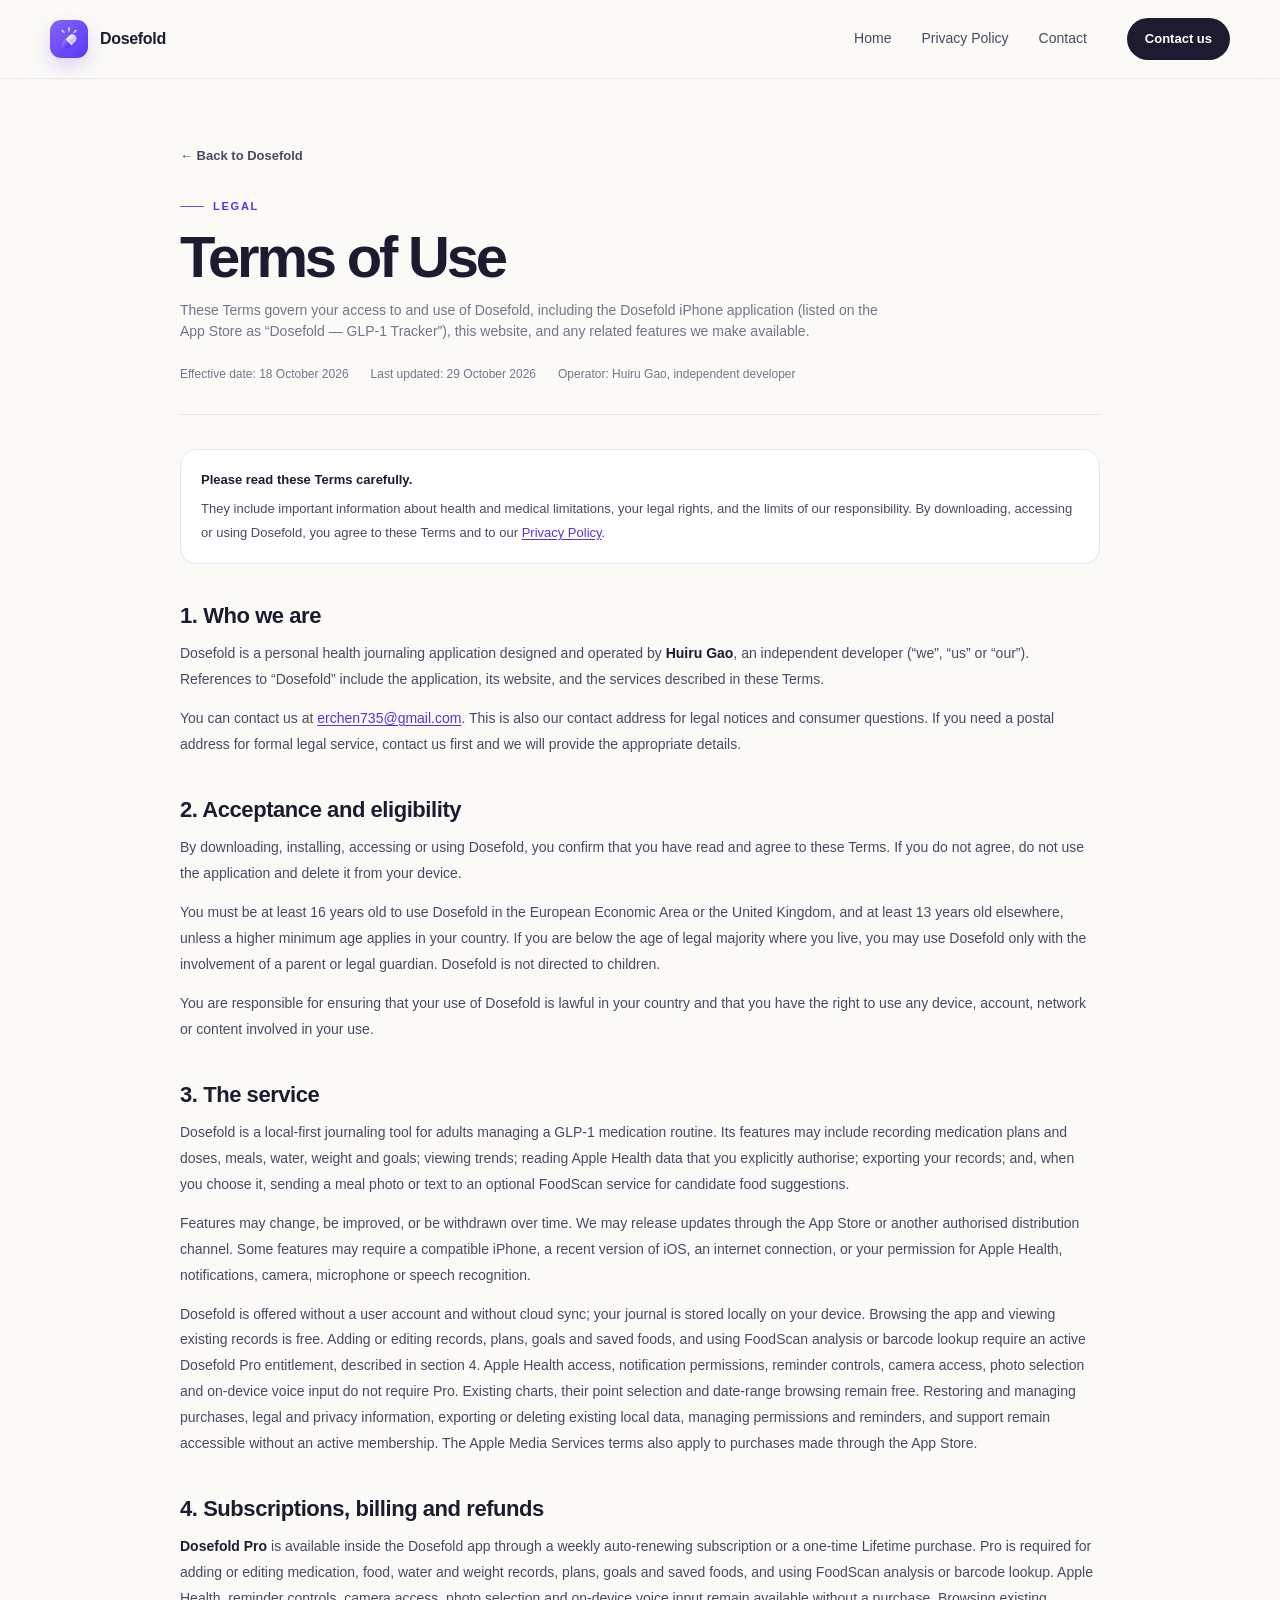
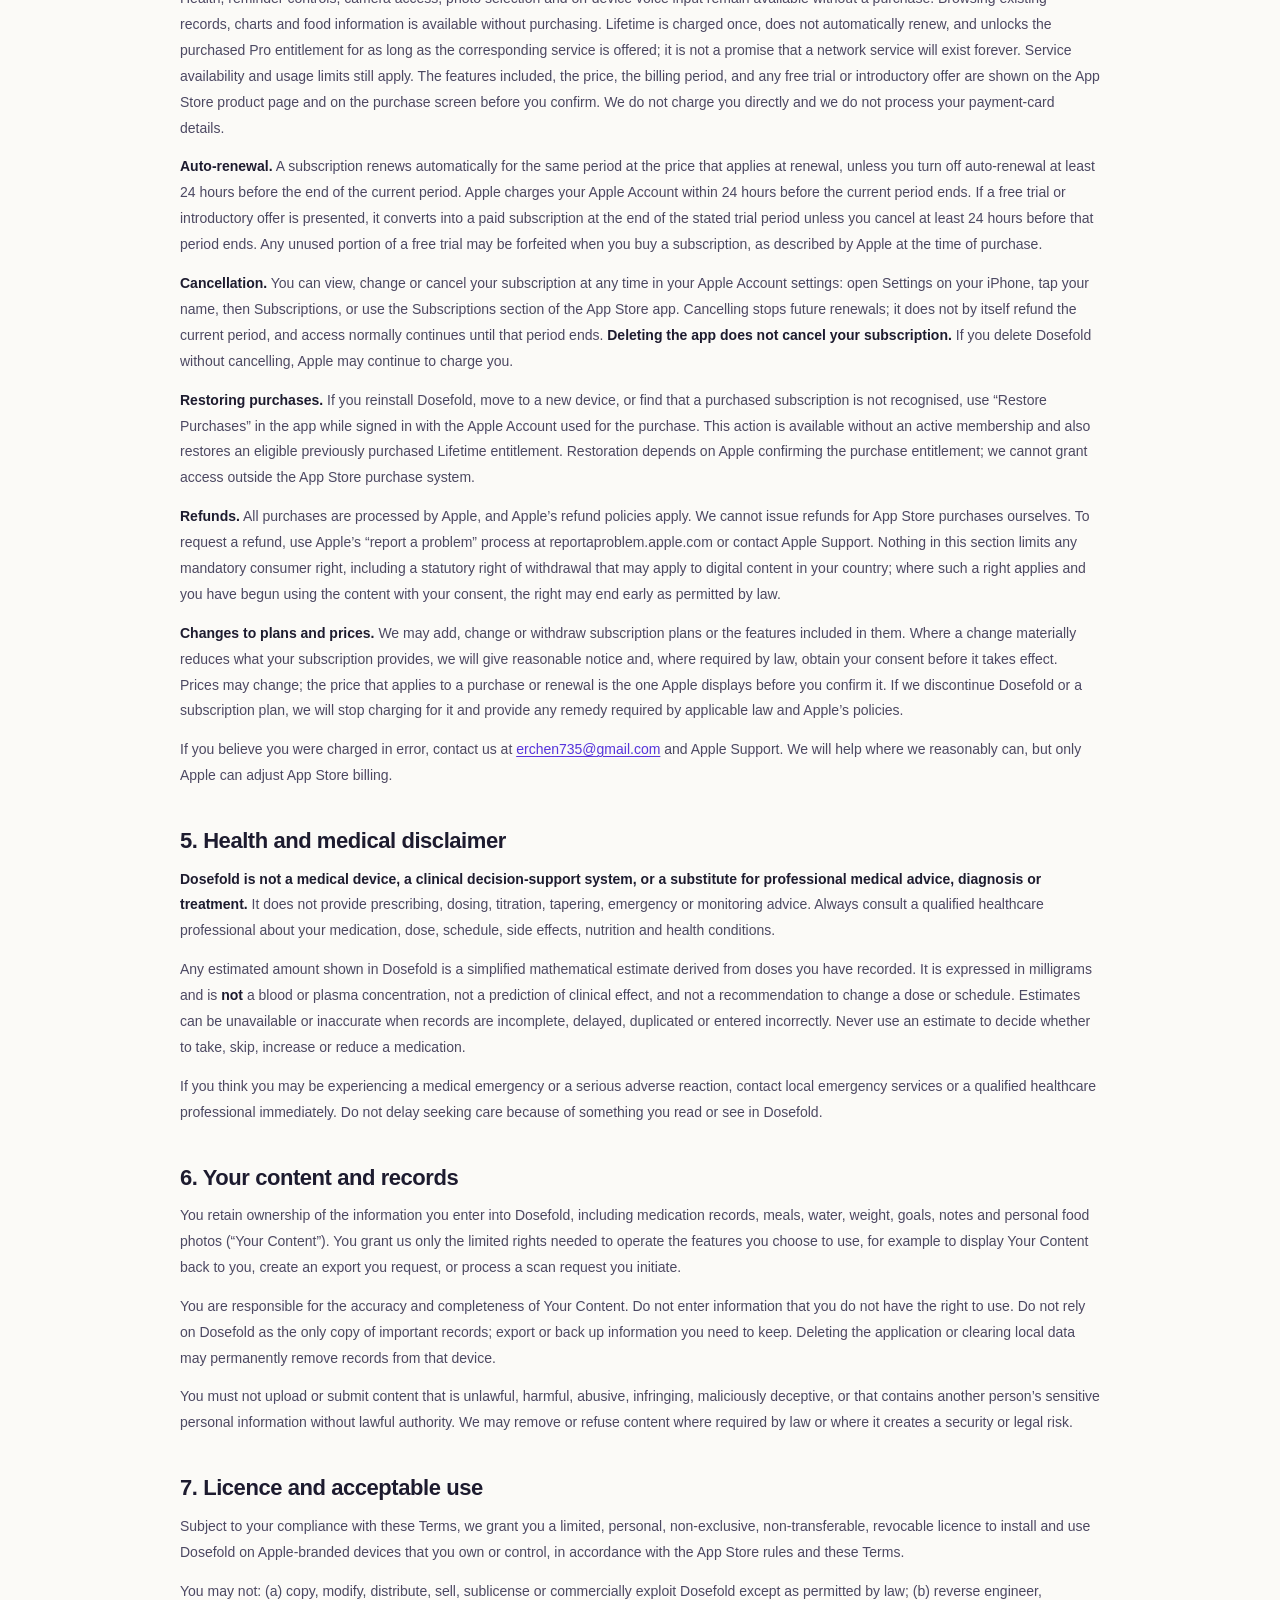
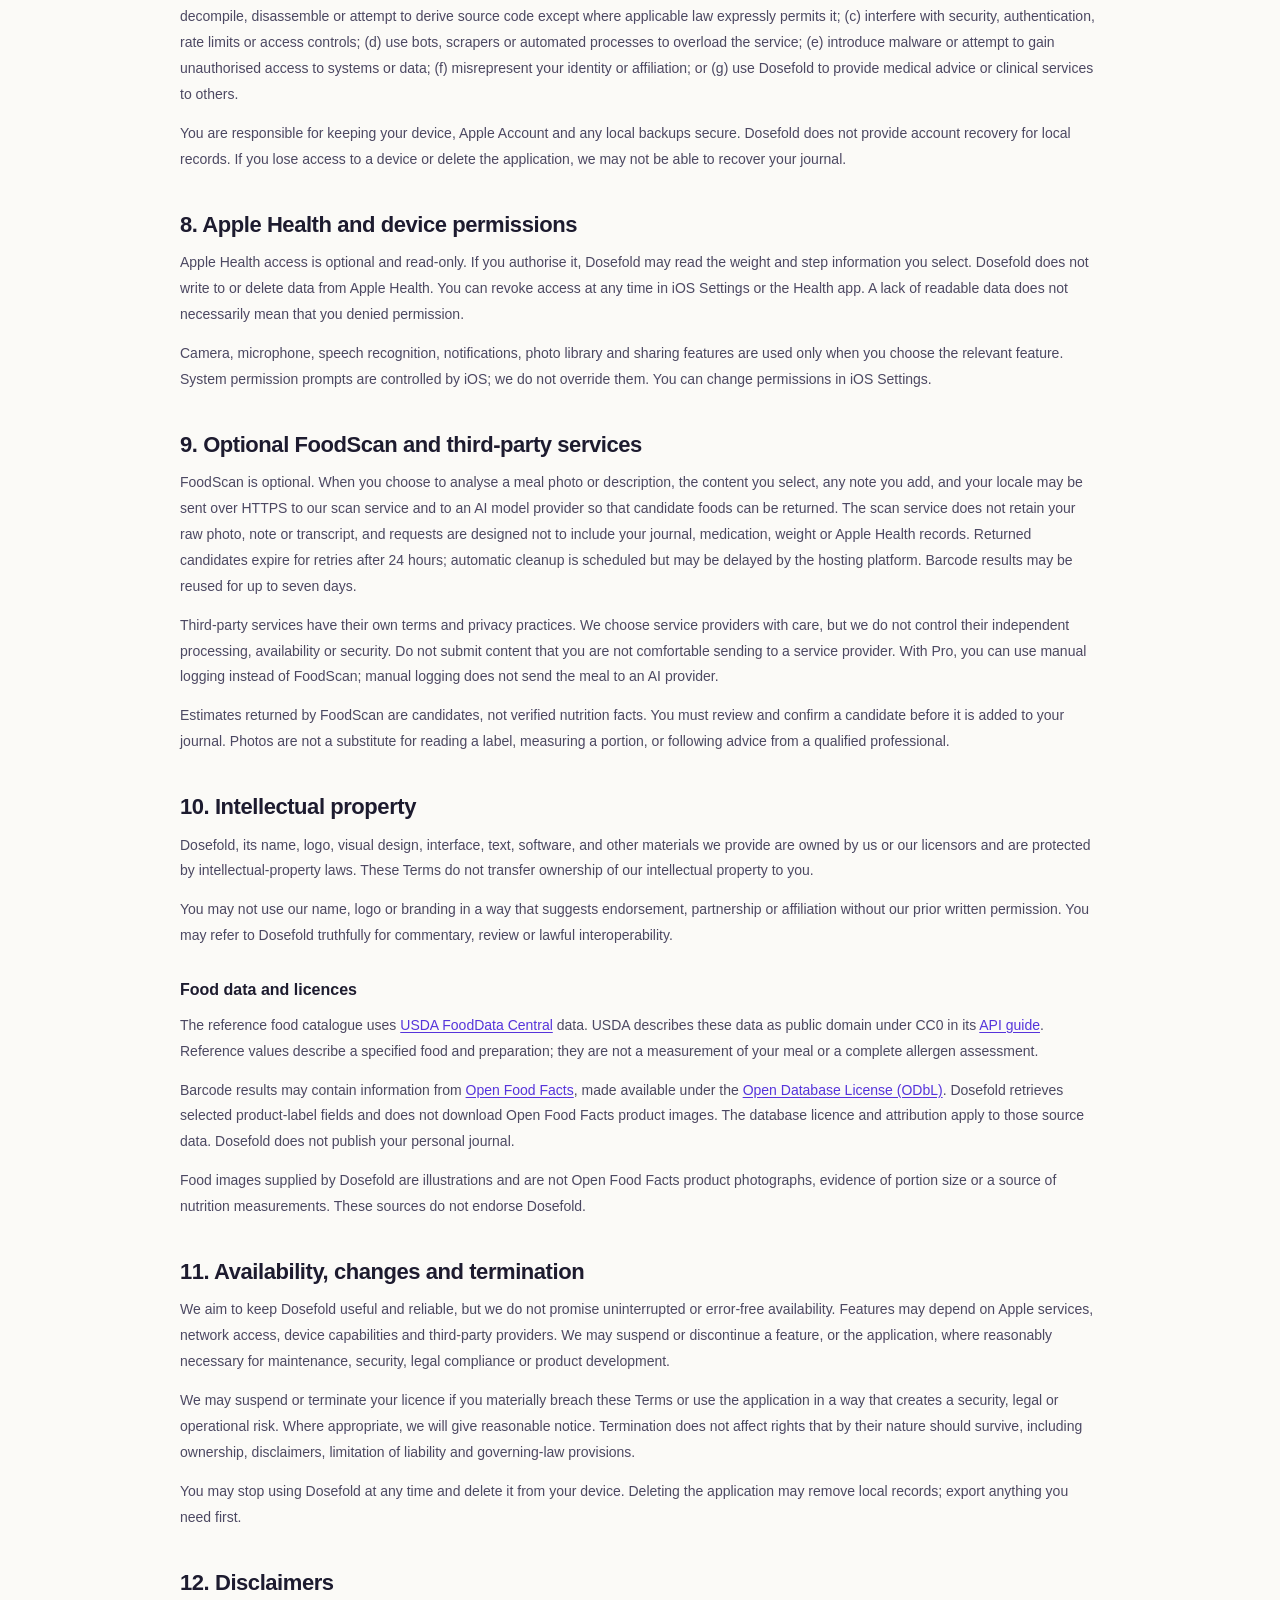
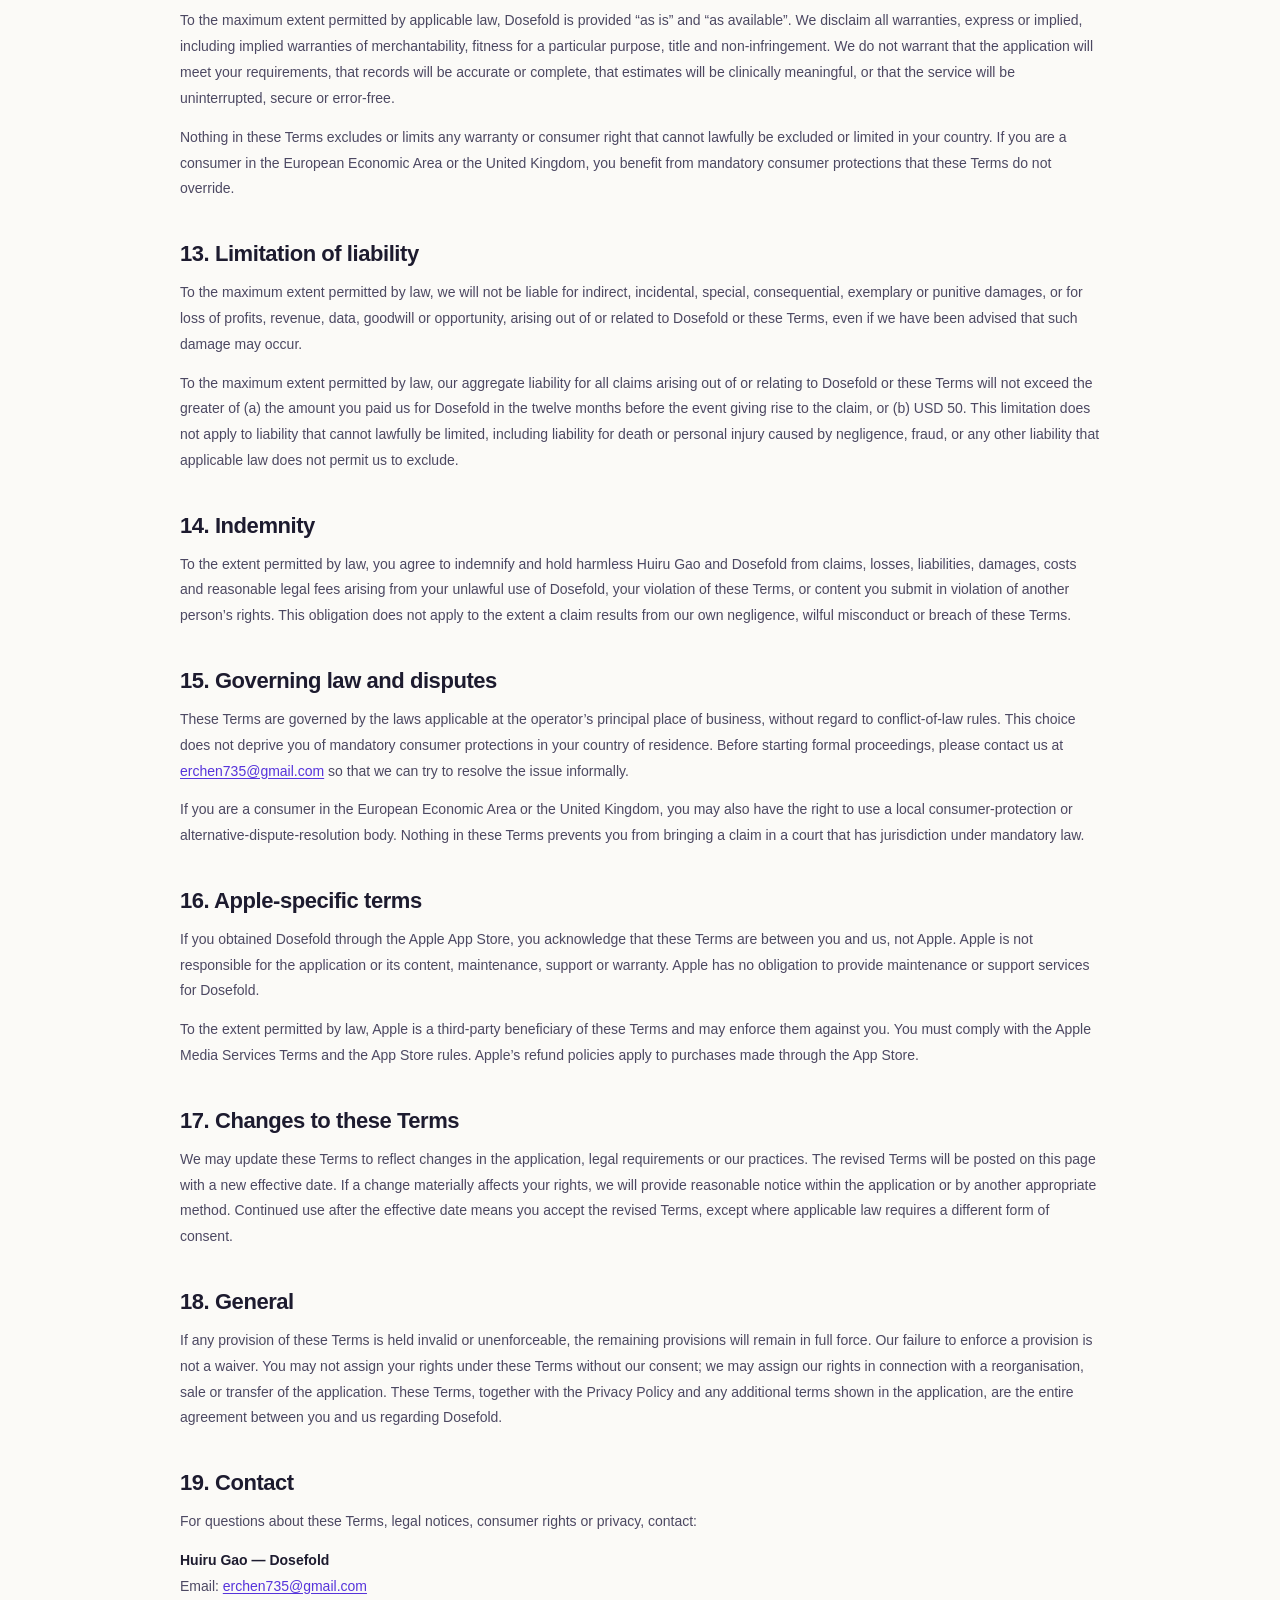
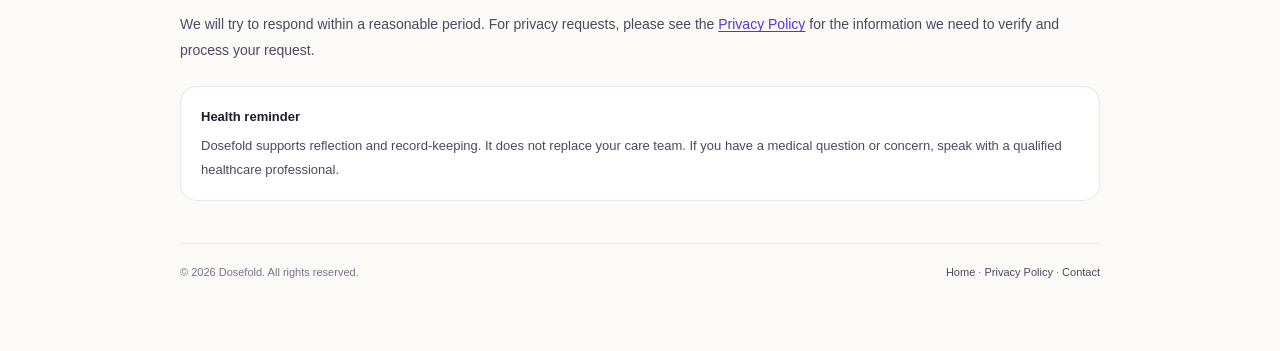
<file: terms/index.html>
<!doctype html>
<html lang="en">
<head>
  <meta charset="utf-8">
  <meta name="viewport" content="width=device-width, initial-scale=1">
  <meta name="theme-color" content="#fbfaf7">
  <meta name="description" content="Terms of Use for Dosefold, a GLP-1 tracker for iPhone.">
  <title>Terms of Use — Dosefold</title>
  <link rel="icon" href="../assets/favicon.png" type="image/png">
  <link rel="stylesheet" href="../styles.css">
</head>
<body>
  <a class="skip" href="#main">Skip to content</a>
  <header class="site-header">
    <nav class="nav" aria-label="Primary navigation">
      <a class="brand" href="../" aria-label="Dosefold home">
        <img src="../assets/logo-512.png" alt="Dosefold logo">
        <span>Dosefold</span>
      </a>
      <div class="nav-links">
        <a href="../">Home</a>
        <a href="../privacy/">Privacy Policy</a>
        <a href="mailto:erchen735@gmail.com">Contact</a>
      </div>
      <a class="nav-cta" href="mailto:erchen735@gmail.com">Contact us</a>
    </nav>
  </header>

  <main id="main" class="legal-wrap">
    <a class="legal-back" href="../">← Back to Dosefold</a>
    <div class="legal-intro">
      <span class="eyebrow">Legal</span>
      <h1>Terms of Use</h1>
      <p>These Terms govern your access to and use of Dosefold, including the Dosefold iPhone application (listed on the App Store as “Dosefold — GLP-1 Tracker”), this website, and any related features we make available.</p>
      <div class="legal-meta">
        <span>Effective date: 18 October 2026</span>
        <span>Last updated: 29 October 2026</span>
        <span>Operator: Huiru Gao, independent developer</span>
      </div>
    </div>

    <div class="legal-body">
      <div class="legal-callout">
        <strong>Please read these Terms carefully.</strong>
        They include important information about health and medical limitations, your legal rights, and the limits of our responsibility. By downloading, accessing or using Dosefold, you agree to these Terms and to our <a href="../privacy/">Privacy Policy</a>.
      </div>

      <h2>1. Who we are</h2>
      <p>Dosefold is a personal health journaling application designed and operated by <strong>Huiru Gao</strong>, an independent developer (“we”, “us” or “our”). References to “Dosefold” include the application, its website, and the services described in these Terms.</p>
      <p>You can contact us at <a href="mailto:erchen735@gmail.com">erchen735@gmail.com</a>. This is also our contact address for legal notices and consumer questions. If you need a postal address for formal legal service, contact us first and we will provide the appropriate details.</p>

      <h2>2. Acceptance and eligibility</h2>
      <p>By downloading, installing, accessing or using Dosefold, you confirm that you have read and agree to these Terms. If you do not agree, do not use the application and delete it from your device.</p>
      <p>You must be at least 16 years old to use Dosefold in the European Economic Area or the United Kingdom, and at least 13 years old elsewhere, unless a higher minimum age applies in your country. If you are below the age of legal majority where you live, you may use Dosefold only with the involvement of a parent or legal guardian. Dosefold is not directed to children.</p>
      <p>You are responsible for ensuring that your use of Dosefold is lawful in your country and that you have the right to use any device, account, network or content involved in your use.</p>

      <h2>3. The service</h2>
      <p>Dosefold is a local-first journaling tool for adults managing a GLP-1 medication routine. Its features may include recording medication plans and doses, meals, water, weight and goals; viewing trends; reading Apple Health data that you explicitly authorise; exporting your records; and, when you choose it, sending a meal photo or text to an optional FoodScan service for candidate food suggestions.</p>
      <p>Features may change, be improved, or be withdrawn over time. We may release updates through the App Store or another authorised distribution channel. Some features may require a compatible iPhone, a recent version of iOS, an internet connection, or your permission for Apple Health, notifications, camera, microphone or speech recognition.</p>
      <p>Dosefold is offered without a user account and without cloud sync; your journal is stored locally on your device. Browsing the app and viewing existing records is free. Adding or editing records, plans, goals and saved foods, and using FoodScan analysis or barcode lookup require an active Dosefold Pro entitlement, described in section 4. Apple Health access, notification permissions, reminder controls, camera access, photo selection and on-device voice input do not require Pro. Existing charts, their point selection and date-range browsing remain free. Restoring and managing purchases, legal and privacy information, exporting or deleting existing local data, managing permissions and reminders, and support remain accessible without an active membership. The Apple Media Services terms also apply to purchases made through the App Store.</p>

      <h2>4. Subscriptions, billing and refunds</h2>
      <p><strong>Dosefold Pro</strong> is available inside the Dosefold app through a weekly auto-renewing subscription or a one-time Lifetime purchase. Pro is required for adding or editing medication, food, water and weight records, plans, goals and saved foods, and using FoodScan analysis or barcode lookup. Apple Health, reminder controls, camera access, photo selection and on-device voice input remain available without a purchase. Browsing existing records, charts and food information is available without purchasing. Lifetime is charged once, does not automatically renew, and unlocks the purchased Pro entitlement for as long as the corresponding service is offered; it is not a promise that a network service will exist forever. Service availability and usage limits still apply. The features included, the price, the billing period, and any free trial or introductory offer are shown on the App Store product page and on the purchase screen before you confirm. We do not charge you directly and we do not process your payment-card details.</p>
      <p><strong>Auto-renewal.</strong> A subscription renews automatically for the same period at the price that applies at renewal, unless you turn off auto-renewal at least 24 hours before the end of the current period. Apple charges your Apple Account within 24 hours before the current period ends. If a free trial or introductory offer is presented, it converts into a paid subscription at the end of the stated trial period unless you cancel at least 24 hours before that period ends. Any unused portion of a free trial may be forfeited when you buy a subscription, as described by Apple at the time of purchase.</p>
      <p><strong>Cancellation.</strong> You can view, change or cancel your subscription at any time in your Apple Account settings: open Settings on your iPhone, tap your name, then Subscriptions, or use the Subscriptions section of the App Store app. Cancelling stops future renewals; it does not by itself refund the current period, and access normally continues until that period ends. <strong>Deleting the app does not cancel your subscription.</strong> If you delete Dosefold without cancelling, Apple may continue to charge you.</p>
      <p><strong>Restoring purchases.</strong> If you reinstall Dosefold, move to a new device, or find that a purchased subscription is not recognised, use “Restore Purchases” in the app while signed in with the Apple Account used for the purchase. This action is available without an active membership and also restores an eligible previously purchased Lifetime entitlement. Restoration depends on Apple confirming the purchase entitlement; we cannot grant access outside the App Store purchase system.</p>
      <p><strong>Refunds.</strong> All purchases are processed by Apple, and Apple’s refund policies apply. We cannot issue refunds for App Store purchases ourselves. To request a refund, use Apple’s “report a problem” process at reportaproblem.apple.com or contact Apple Support. Nothing in this section limits any mandatory consumer right, including a statutory right of withdrawal that may apply to digital content in your country; where such a right applies and you have begun using the content with your consent, the right may end early as permitted by law.</p>
      <p><strong>Changes to plans and prices.</strong> We may add, change or withdraw subscription plans or the features included in them. Where a change materially reduces what your subscription provides, we will give reasonable notice and, where required by law, obtain your consent before it takes effect. Prices may change; the price that applies to a purchase or renewal is the one Apple displays before you confirm it. If we discontinue Dosefold or a subscription plan, we will stop charging for it and provide any remedy required by applicable law and Apple’s policies.</p>
      <p>If you believe you were charged in error, contact us at <a href="mailto:erchen735@gmail.com">erchen735@gmail.com</a> and Apple Support. We will help where we reasonably can, but only Apple can adjust App Store billing.</p>

      <h2>5. Health and medical disclaimer</h2>
      <p><strong>Dosefold is not a medical device, a clinical decision-support system, or a substitute for professional medical advice, diagnosis or treatment.</strong> It does not provide prescribing, dosing, titration, tapering, emergency or monitoring advice. Always consult a qualified healthcare professional about your medication, dose, schedule, side effects, nutrition and health conditions.</p>
      <p>Any estimated amount shown in Dosefold is a simplified mathematical estimate derived from doses you have recorded. It is expressed in milligrams and is <strong>not</strong> a blood or plasma concentration, not a prediction of clinical effect, and not a recommendation to change a dose or schedule. Estimates can be unavailable or inaccurate when records are incomplete, delayed, duplicated or entered incorrectly. Never use an estimate to decide whether to take, skip, increase or reduce a medication.</p>
      <p>If you think you may be experiencing a medical emergency or a serious adverse reaction, contact local emergency services or a qualified healthcare professional immediately. Do not delay seeking care because of something you read or see in Dosefold.</p>

      <h2>6. Your content and records</h2>
      <p>You retain ownership of the information you enter into Dosefold, including medication records, meals, water, weight, goals, notes and personal food photos (“Your Content”). You grant us only the limited rights needed to operate the features you choose to use, for example to display Your Content back to you, create an export you request, or process a scan request you initiate.</p>
      <p>You are responsible for the accuracy and completeness of Your Content. Do not enter information that you do not have the right to use. Do not rely on Dosefold as the only copy of important records; export or back up information you need to keep. Deleting the application or clearing local data may permanently remove records from that device.</p>
      <p>You must not upload or submit content that is unlawful, harmful, abusive, infringing, maliciously deceptive, or that contains another person’s sensitive personal information without lawful authority. We may remove or refuse content where required by law or where it creates a security or legal risk.</p>

      <h2>7. Licence and acceptable use</h2>
      <p>Subject to your compliance with these Terms, we grant you a limited, personal, non-exclusive, non-transferable, revocable licence to install and use Dosefold on Apple-branded devices that you own or control, in accordance with the App Store rules and these Terms.</p>
      <p>You may not: (a) copy, modify, distribute, sell, sublicense or commercially exploit Dosefold except as permitted by law; (b) reverse engineer, decompile, disassemble or attempt to derive source code except where applicable law expressly permits it; (c) interfere with security, authentication, rate limits or access controls; (d) use bots, scrapers or automated processes to overload the service; (e) introduce malware or attempt to gain unauthorised access to systems or data; (f) misrepresent your identity or affiliation; or (g) use Dosefold to provide medical advice or clinical services to others.</p>
      <p>You are responsible for keeping your device, Apple Account and any local backups secure. Dosefold does not provide account recovery for local records. If you lose access to a device or delete the application, we may not be able to recover your journal.</p>

      <h2>8. Apple Health and device permissions</h2>
      <p>Apple Health access is optional and read-only. If you authorise it, Dosefold may read the weight and step information you select. Dosefold does not write to or delete data from Apple Health. You can revoke access at any time in iOS Settings or the Health app. A lack of readable data does not necessarily mean that you denied permission.</p>
      <p>Camera, microphone, speech recognition, notifications, photo library and sharing features are used only when you choose the relevant feature. System permission prompts are controlled by iOS; we do not override them. You can change permissions in iOS Settings.</p>

      <h2>9. Optional FoodScan and third-party services</h2>
      <p>FoodScan is optional. When you choose to analyse a meal photo or description, the content you select, any note you add, and your locale may be sent over HTTPS to our scan service and to an AI model provider so that candidate foods can be returned. The scan service does not retain your raw photo, note or transcript, and requests are designed not to include your journal, medication, weight or Apple Health records. Returned candidates expire for retries after 24 hours; automatic cleanup is scheduled but may be delayed by the hosting platform. Barcode results may be reused for up to seven days.</p>
      <p>Third-party services have their own terms and privacy practices. We choose service providers with care, but we do not control their independent processing, availability or security. Do not submit content that you are not comfortable sending to a service provider. With Pro, you can use manual logging instead of FoodScan; manual logging does not send the meal to an AI provider.</p>
      <p>Estimates returned by FoodScan are candidates, not verified nutrition facts. You must review and confirm a candidate before it is added to your journal. Photos are not a substitute for reading a label, measuring a portion, or following advice from a qualified professional.</p>

      <h2>10. Intellectual property</h2>
      <p>Dosefold, its name, logo, visual design, interface, text, software, and other materials we provide are owned by us or our licensors and are protected by intellectual-property laws. These Terms do not transfer ownership of our intellectual property to you.</p>
      <p>You may not use our name, logo or branding in a way that suggests endorsement, partnership or affiliation without our prior written permission. You may refer to Dosefold truthfully for commentary, review or lawful interoperability.</p>

      <h3 id="food-data">Food data and licences</h3>
      <p>The reference food catalogue uses <a href="https://fdc.nal.usda.gov/">USDA FoodData Central</a> data. USDA describes these data as public domain under CC0 in its <a href="https://fdc.nal.usda.gov/api-guide/">API guide</a>. Reference values describe a specified food and preparation; they are not a measurement of your meal or a complete allergen assessment.</p>
      <p>Barcode results may contain information from <a href="https://world.openfoodfacts.org/">Open Food Facts</a>, made available under the <a href="https://opendatacommons.org/licenses/odbl/1-0/">Open Database License (ODbL)</a>. Dosefold retrieves selected product-label fields and does not download Open Food Facts product images. The database licence and attribution apply to those source data. Dosefold does not publish your personal journal.</p>
      <p>Food images supplied by Dosefold are illustrations and are not Open Food Facts product photographs, evidence of portion size or a source of nutrition measurements. These sources do not endorse Dosefold.</p>

      <h2>11. Availability, changes and termination</h2>
      <p>We aim to keep Dosefold useful and reliable, but we do not promise uninterrupted or error-free availability. Features may depend on Apple services, network access, device capabilities and third-party providers. We may suspend or discontinue a feature, or the application, where reasonably necessary for maintenance, security, legal compliance or product development.</p>
      <p>We may suspend or terminate your licence if you materially breach these Terms or use the application in a way that creates a security, legal or operational risk. Where appropriate, we will give reasonable notice. Termination does not affect rights that by their nature should survive, including ownership, disclaimers, limitation of liability and governing-law provisions.</p>
      <p>You may stop using Dosefold at any time and delete it from your device. Deleting the application may remove local records; export anything you need first.</p>

      <h2>12. Disclaimers</h2>
      <p>To the maximum extent permitted by applicable law, Dosefold is provided “as is” and “as available”. We disclaim all warranties, express or implied, including implied warranties of merchantability, fitness for a particular purpose, title and non-infringement. We do not warrant that the application will meet your requirements, that records will be accurate or complete, that estimates will be clinically meaningful, or that the service will be uninterrupted, secure or error-free.</p>
      <p>Nothing in these Terms excludes or limits any warranty or consumer right that cannot lawfully be excluded or limited in your country. If you are a consumer in the European Economic Area or the United Kingdom, you benefit from mandatory consumer protections that these Terms do not override.</p>

      <h2>13. Limitation of liability</h2>
      <p>To the maximum extent permitted by law, we will not be liable for indirect, incidental, special, consequential, exemplary or punitive damages, or for loss of profits, revenue, data, goodwill or opportunity, arising out of or related to Dosefold or these Terms, even if we have been advised that such damage may occur.</p>
      <p>To the maximum extent permitted by law, our aggregate liability for all claims arising out of or relating to Dosefold or these Terms will not exceed the greater of (a) the amount you paid us for Dosefold in the twelve months before the event giving rise to the claim, or (b) USD 50. This limitation does not apply to liability that cannot lawfully be limited, including liability for death or personal injury caused by negligence, fraud, or any other liability that applicable law does not permit us to exclude.</p>

      <h2>14. Indemnity</h2>
      <p>To the extent permitted by law, you agree to indemnify and hold harmless Huiru Gao and Dosefold from claims, losses, liabilities, damages, costs and reasonable legal fees arising from your unlawful use of Dosefold, your violation of these Terms, or content you submit in violation of another person’s rights. This obligation does not apply to the extent a claim results from our own negligence, wilful misconduct or breach of these Terms.</p>

      <h2>15. Governing law and disputes</h2>
      <p>These Terms are governed by the laws applicable at the operator’s principal place of business, without regard to conflict-of-law rules. This choice does not deprive you of mandatory consumer protections in your country of residence. Before starting formal proceedings, please contact us at <a href="mailto:erchen735@gmail.com">erchen735@gmail.com</a> so that we can try to resolve the issue informally.</p>
      <p>If you are a consumer in the European Economic Area or the United Kingdom, you may also have the right to use a local consumer-protection or alternative-dispute-resolution body. Nothing in these Terms prevents you from bringing a claim in a court that has jurisdiction under mandatory law.</p>

      <h2>16. Apple-specific terms</h2>
      <p>If you obtained Dosefold through the Apple App Store, you acknowledge that these Terms are between you and us, not Apple. Apple is not responsible for the application or its content, maintenance, support or warranty. Apple has no obligation to provide maintenance or support services for Dosefold.</p>
      <p>To the extent permitted by law, Apple is a third-party beneficiary of these Terms and may enforce them against you. You must comply with the Apple Media Services Terms and the App Store rules. Apple’s refund policies apply to purchases made through the App Store.</p>

      <h2>17. Changes to these Terms</h2>
      <p>We may update these Terms to reflect changes in the application, legal requirements or our practices. The revised Terms will be posted on this page with a new effective date. If a change materially affects your rights, we will provide reasonable notice within the application or by another appropriate method. Continued use after the effective date means you accept the revised Terms, except where applicable law requires a different form of consent.</p>

      <h2>18. General</h2>
      <p>If any provision of these Terms is held invalid or unenforceable, the remaining provisions will remain in full force. Our failure to enforce a provision is not a waiver. You may not assign your rights under these Terms without our consent; we may assign our rights in connection with a reorganisation, sale or transfer of the application. These Terms, together with the Privacy Policy and any additional terms shown in the application, are the entire agreement between you and us regarding Dosefold.</p>

      <h2>19. Contact</h2>
      <p>For questions about these Terms, legal notices, consumer rights or privacy, contact:</p>
      <p><strong>Huiru Gao — Dosefold</strong><br>
      Email: <a href="mailto:erchen735@gmail.com">erchen735@gmail.com</a></p>
      <p>We will try to respond within a reasonable period. For privacy requests, please see the <a href="../privacy/">Privacy Policy</a> for the information we need to verify and process your request.</p>

      <div class="legal-callout">
        <strong>Health reminder</strong>
        Dosefold supports reflection and record-keeping. It does not replace your care team. If you have a medical question or concern, speak with a qualified healthcare professional.
      </div>
    </div>

    <footer class="legal-footer">
      <span>© 2026 Dosefold. All rights reserved.</span>
      <span><a href="../">Home</a> · <a href="../privacy/">Privacy Policy</a> · <a href="mailto:erchen735@gmail.com">Contact</a></span>
    </footer>
  </main>
</body>
</html>
</file>
<file: styles.css>
:root {
  --ink: #1d1b2f;
  --ink-soft: #4c4862;
  --muted: #77738a;
  --line: #e9e4f4;
  --paper: #fbfaf7;
  --white: #ffffff;
  --purple: #6e4af0;
  --purple-deep: #5634db;
  --lilac: #f1edff;
  --lavender: #e5deff;
  --mint: #e9f7f1;
  --peach: #fff2e8;
  --shadow: 0 30px 80px rgba(54, 38, 120, .13);
  --shadow-soft: 0 14px 40px rgba(54, 38, 120, .08);
  --radius-lg: 32px;
  --radius-md: 22px;
  --radius-sm: 14px;
  --max: 1180px;
  --font: -apple-system, BlinkMacSystemFont, "SF Pro Display", "SF Pro Text", "Helvetica Neue", Arial, sans-serif;
}

* { box-sizing: border-box; }
html { scroll-behavior: smooth; }
body {
  margin: 0;
  font-family: var(--font);
  color: var(--ink);
  background: var(--paper);
  -webkit-font-smoothing: antialiased;
  line-height: 1.55;
}
a { color: inherit; text-decoration: none; }
img { max-width: 100%; display: block; }
button, a { -webkit-tap-highlight-color: transparent; }

.skip {
  position: absolute; left: -999px; top: 0; padding: 12px 18px;
  background: var(--ink); color: white; border-radius: 0 0 12px 0; z-index: 20;
}
.skip:focus { left: 0; }

.site-header {
  position: sticky; top: 0; z-index: 10;
  background: rgba(251, 250, 247, .86);
  backdrop-filter: blur(18px) saturate(140%);
  border-bottom: 1px solid rgba(233, 228, 244, .8);
}
.nav {
  width: min(var(--max), calc(100% - 48px));
  margin: 0 auto; min-height: 78px;
  display: flex; align-items: center; gap: 34px;
}
.brand { display: flex; align-items: center; gap: 12px; font-weight: 700; letter-spacing: -.02em; }
.brand img { width: 38px; height: 38px; border-radius: 11px; box-shadow: 0 8px 18px rgba(110, 74, 240, .22); }
.brand span { font-size: 16px; }
.nav-links { display: flex; gap: 30px; margin-left: auto; color: var(--ink-soft); font-size: 14px; font-weight: 500; }
.nav-links a { position: relative; padding: 8px 0; }
.nav-links a::after {
  content: ""; position: absolute; left: 0; right: 0; bottom: 0; height: 1px;
  background: var(--purple); transform: scaleX(0); transform-origin: left; transition: transform .2s ease;
}
.nav-links a:hover::after { transform: scaleX(1); }
.nav-cta {
  margin-left: 6px; padding: 11px 18px; border-radius: 999px;
  background: var(--ink); color: white; font-size: 13px; font-weight: 650;
  transition: transform .2s ease, background .2s ease;
}
.nav-cta:hover { transform: translateY(-1px); background: var(--purple-deep); }

.wrap { width: min(var(--max), calc(100% - 48px)); margin: 0 auto; }
.hero { padding: 76px 0 42px; }
.hero-grid { display: grid; grid-template-columns: 1.05fr .95fr; align-items: center; gap: 70px; }
.eyebrow {
  display: inline-flex; align-items: center; gap: 9px;
  color: var(--purple-deep); font-size: 11px; font-weight: 750;
  text-transform: uppercase; letter-spacing: .16em;
}
.eyebrow::before { content: ""; width: 24px; height: 1.5px; background: var(--purple); border-radius: 2px; }
h1 {
  margin: 24px 0 24px; max-width: 690px;
  font-size: clamp(48px, 6vw, 78px); line-height: .98;
  letter-spacing: -.055em; font-weight: 730;
}
h1 em { font-style: normal; color: var(--purple); }
.lede { color: var(--ink-soft); font-size: 18px; line-height: 1.7; max-width: 535px; margin: 0 0 34px; }
.hero-actions { display: flex; flex-wrap: wrap; align-items: center; gap: 14px; }
.button {
  display: inline-flex; align-items: center; justify-content: center; gap: 10px;
  min-height: 50px; padding: 0 22px; border-radius: 999px;
  font-size: 14px; font-weight: 650; letter-spacing: -.01em;
  transition: transform .2s ease, box-shadow .2s ease, background .2s ease;
}
.button.primary {
  color: white; background: linear-gradient(135deg, #7d5bff, #5a36d9);
  box-shadow: 0 14px 28px rgba(94, 57, 220, .26);
}
.button.primary:hover { transform: translateY(-2px); box-shadow: 0 18px 32px rgba(94, 57, 220, .32); }
.button.ghost { color: var(--ink); background: white; border: 1px solid var(--line); }
.button.ghost:hover { border-color: #cfc5eb; transform: translateY(-2px); }
.button .arrow { font-size: 17px; line-height: 1; transform: translateY(-1px); }

.trust-row {
  display: flex; flex-wrap: wrap; gap: 10px 22px; align-items: center;
  margin-top: 30px; padding-top: 22px; border-top: 1px solid var(--line);
  color: var(--muted); font-size: 12px;
}
.trust-row span { display: inline-flex; align-items: center; gap: 7px; }
.dot { width: 5px; height: 5px; background: #b9a7f6; border-radius: 50%; }

.hero-art { position: relative; min-height: 660px; display: grid; place-items: center; }
.art-glow {
  position: absolute; width: 500px; height: 500px; border-radius: 50%;
  background: radial-gradient(circle at 45% 40%, rgba(183, 160, 255, .38), rgba(241, 237, 255, 0) 68%);
  filter: blur(8px);
}
.device {
  position: relative; width: 322px; height: 654px;
  background: #171422; border-radius: 48px; padding: 10px;
  box-shadow: 0 42px 90px rgba(34, 24, 76, .28), 0 8px 24px rgba(34, 24, 76, .18);
  transform: rotate(2.5deg);
}
.device::before {
  content: ""; position: absolute; top: 14px; left: 50%; transform: translateX(-50%);
  width: 84px; height: 22px; border-radius: 0 0 15px 15px; background: #171422; z-index: 2;
}
.screen {
  position: relative; height: 100%; border-radius: 39px; overflow: hidden;
  background: #fdfcff; padding: 35px 18px 14px; color: var(--ink);
}
.screen-top { display: flex; justify-content: space-between; align-items: center; font-size: 10px; color: var(--muted); }
.screen-top b { color: var(--ink); font-size: 12px; letter-spacing: -.02em; }
.screen h3 { font-size: 25px; letter-spacing: -.04em; margin: 25px 0 3px; }
.screen .sub { color: var(--muted); font-size: 11px; }
.ring-card {
  margin-top: 20px; background: white; border: 1px solid #f0ecf8; border-radius: 24px;
  padding: 18px; box-shadow: 0 12px 30px rgba(80, 55, 160, .07);
  display: flex; gap: 17px; align-items: center;
}
.ring {
  width: 96px; height: 96px; border-radius: 50%; flex: 0 0 auto;
  background: conic-gradient(var(--purple) 0 71%, #ede8ff 71% 100%);
  display: grid; place-items: center;
}
.ring::before { content: ""; width: 78px; height: 78px; background: white; border-radius: 50%; grid-area: 1 / 1; }
.ring-value { grid-area: 1 / 1; text-align: center; z-index: 1; font-size: 21px; font-weight: 750; letter-spacing: -.04em; }
.ring-value small { display: block; font-size: 8px; color: var(--muted); font-weight: 500; letter-spacing: .02em; margin-top: 1px; }
.ring-copy b { display: block; font-size: 13px; }
.ring-copy span { display: block; color: var(--muted); font-size: 10px; margin-top: 3px; }
.ring-copy .mini { margin-top: 10px; display: inline-flex; align-items: center; gap: 4px; color: var(--purple-deep); font-size: 9px; font-weight: 700; }

.stat-grid { display: grid; grid-template-columns: 1fr 1fr; gap: 10px; margin-top: 10px; }
.stat { background: white; border: 1px solid #f0ecf8; border-radius: 18px; padding: 13px; }
.stat label { color: var(--muted); font-size: 9px; }
.stat b { display: block; font-size: 18px; letter-spacing: -.04em; margin-top: 3px; }
.stat i { font-style: normal; color: #9b93ad; font-size: 9px; }
.dose-card { margin-top: 10px; border-radius: 20px; padding: 15px; background: var(--lilac); }
.dose-card .tag { color: var(--purple-deep); font-size: 8px; text-transform: uppercase; letter-spacing: .12em; font-weight: 750; }
.dose-card b { display: block; font-size: 12px; margin-top: 6px; }
.dose-card span { display: block; color: var(--ink-soft); font-size: 9px; margin-top: 2px; }
.mini-tabs { position: absolute; left: 16px; right: 16px; bottom: 10px; height: 44px; border-top: 1px solid #efebf7; display: flex; justify-content: space-around; align-items: center; color: #a39bb1; font-size: 8px; }
.mini-tabs .on { color: var(--purple); font-weight: 700; }
.mini-tabs span { display: grid; gap: 3px; place-items: center; }
.mini-tabs svg { width: 15px; height: 15px; }
.float-card {
  position: absolute; background: white; border: 1px solid var(--line);
  box-shadow: var(--shadow-soft); border-radius: 16px; padding: 12px 15px;
  display: flex; align-items: center; gap: 9px; font-size: 11px; font-weight: 650;
}
.float-card small { display: block; font-size: 9px; color: var(--muted); font-weight: 400; margin-top: 2px; }
.float-one { top: 92px; left: -3px; transform: rotate(-3deg); }
.float-two { bottom: 88px; right: -10px; transform: rotate(2deg); }
.float-icon { width: 26px; height: 26px; border-radius: 8px; background: var(--lilac); display: grid; place-items: center; color: var(--purple); font-size: 13px; }

.section { padding: 84px 0; }
.section-head { display: flex; justify-content: space-between; align-items: flex-end; gap: 38px; margin-bottom: 34px; }
.section-head h2 { margin: 11px 0 0; max-width: 620px; font-size: clamp(32px, 4vw, 48px); line-height: 1.05; letter-spacing: -.045em; }
.section-head p { max-width: 330px; margin: 0 0 4px; color: var(--muted); font-size: 14px; line-height: 1.7; }
.feature-grid { display: grid; grid-template-columns: repeat(3, 1fr); gap: 16px; }
.feature {
  background: white; border: 1px solid var(--line); border-radius: var(--radius-md);
  padding: 27px; min-height: 245px; display: flex; flex-direction: column;
  transition: transform .25s ease, box-shadow .25s ease;
}
.feature:hover { transform: translateY(-5px); box-shadow: var(--shadow-soft); }
.feature-icon { width: 42px; height: 42px; border-radius: 13px; display: grid; place-items: center; margin-bottom: 27px; color: var(--purple); background: var(--lilac); }
.feature-icon svg { width: 21px; height: 21px; }
.feature:nth-child(2) .feature-icon { background: var(--mint); color: #2e8c72; }
.feature:nth-child(3) .feature-icon { background: var(--peach); color: #b56a38; }
.feature h3 { margin: 0 0 8px; font-size: 18px; letter-spacing: -.02em; }
.feature p { margin: 0; color: var(--muted); font-size: 13px; line-height: 1.7; }
.feature .feature-note { margin-top: auto; padding-top: 18px; color: var(--ink-soft); font-size: 11px; font-weight: 650; }
.feature .feature-note::after { content: " →"; color: var(--purple); }

.privacy-band {
  margin: 8px 0 0; border-radius: var(--radius-lg); overflow: hidden;
  background: var(--ink); color: white; display: grid; grid-template-columns: 1.02fr .98fr;
}
.privacy-copy { padding: 56px; }
.privacy-copy .eyebrow { color: #c9baff; }
.privacy-copy h2 { margin: 16px 0 16px; font-size: clamp(32px, 4vw, 48px); line-height: 1.03; letter-spacing: -.045em; }
.privacy-copy p { color: #c8c3da; font-size: 14px; line-height: 1.8; max-width: 430px; }
.privacy-list { list-style: none; padding: 0; margin: 28px 0 0; display: grid; gap: 16px; }
.privacy-list li { display: grid; grid-template-columns: 25px 1fr; gap: 11px; color: #ded9ec; font-size: 12px; line-height: 1.65; }
.check { width: 19px; height: 19px; border-radius: 50%; background: rgba(255,255,255,.12); color: #c8b7ff; display: grid; place-items: center; font-size: 11px; }
.privacy-art { min-height: 390px; display: grid; place-items: center; padding: 36px; background: radial-gradient(circle at 30% 28%, rgba(124, 91, 255, .32), transparent 60%), #242039; }
.privacy-panel {
  width: 285px; border-radius: 24px; background: rgba(255,255,255,.09); border: 1px solid rgba(255,255,255,.16);
  padding: 24px; box-shadow: 0 24px 60px rgba(0,0,0,.18);
}
.privacy-panel .lock { width: 40px; height: 40px; border-radius: 13px; background: #e7ddff; color: var(--purple-deep); display: grid; place-items: center; font-size: 18px; margin-bottom: 22px; }
.privacy-panel b { font-size: 16px; display: block; letter-spacing: -.02em; }
.privacy-panel p { color: #c8c2da; font-size: 11px; line-height: 1.7; margin: 7px 0 20px; }
.privacy-panel .line { height: 7px; border-radius: 4px; background: rgba(255,255,255,.12); margin-top: 9px; }
.privacy-panel .line.short { width: 60%; }
.privacy-panel .line.mid { width: 82%; }
.privacy-panel .chip { display: inline-flex; color: #d6caff; background: rgba(167, 143, 255, .18); border: 1px solid rgba(167, 143, 255, .25); border-radius: 99px; padding: 6px 10px; font-size: 8px; letter-spacing: .08em; text-transform: uppercase; margin-top: 18px; }

.story { display: grid; grid-template-columns: .85fr 1.15fr; gap: 60px; align-items: center; }
.story-card { background: var(--lilac); border-radius: var(--radius-lg); min-height: 340px; position: relative; overflow: hidden; display: grid; place-items: center; }
.story-card::before, .story-card::after { content: ""; position: absolute; border-radius: 50%; border: 1px solid rgba(110, 74, 240, .19); }
.story-card::before { width: 330px; height: 330px; }
.story-card::after { width: 220px; height: 220px; }
.story-mark { position: relative; z-index: 1; width: 136px; height: 136px; border-radius: 34px; box-shadow: 0 24px 45px rgba(70, 45, 160, .2); }
.story-copy h2 { margin: 13px 0 18px; font-size: clamp(32px, 4vw, 48px); line-height: 1.05; letter-spacing: -.045em; }
.story-copy p { color: var(--muted); font-size: 15px; line-height: 1.8; max-width: 500px; }
.quote { border-left: 2px solid var(--purple); padding-left: 20px; margin: 28px 0 0; color: var(--ink-soft); font-size: 15px; line-height: 1.7; }
.quote small { display: block; color: var(--muted); font-size: 11px; margin-top: 8px; }

.contact-band {
  border-radius: var(--radius-lg); background: linear-gradient(120deg, #f1edff, #fbf9ff 58%, #fff8f2);
  border: 1px solid #e8e0ff; padding: 45px 50px;
  display: flex; justify-content: space-between; align-items: center; gap: 30px;
}
.contact-band h2 { margin: 0 0 8px; font-size: 32px; letter-spacing: -.04em; }
.contact-band p { margin: 0; color: var(--muted); font-size: 14px; max-width: 600px; }
.contact-band .pro-note { margin-top: 10px; font-size: 12px; }
.contact-actions { display: flex; gap: 10px; flex-wrap: wrap; flex: 0 0 auto; }

.site-footer { border-top: 1px solid var(--line); padding: 30px 0 42px; margin-top: 55px; }
.footer-row { display: flex; align-items: center; gap: 18px; justify-content: space-between; color: var(--muted); font-size: 12px; }
.footer-brand { display: flex; align-items: center; gap: 10px; color: var(--ink); font-weight: 650; }
.footer-brand img { width: 27px; height: 27px; border-radius: 8px; }
.footer-links { display: flex; flex-wrap: wrap; gap: 18px; }
.footer-links a:hover { color: var(--purple-deep); }

.legal-wrap { width: min(920px, calc(100% - 48px)); margin: 0 auto; padding: 64px 0 70px; }
.legal-intro { padding-bottom: 30px; border-bottom: 1px solid var(--line); margin-bottom: 34px; }
.legal-intro h1 { font-size: clamp(38px, 5vw, 58px); margin: 14px 0 14px; }
.legal-intro p { color: var(--muted); font-size: 14px; max-width: 700px; }
.legal-meta { display: flex; flex-wrap: wrap; gap: 10px 22px; margin-top: 22px; color: var(--muted); font-size: 12px; }
.legal-body { color: var(--ink-soft); font-size: 14px; line-height: 1.85; }
.legal-body h2 { color: var(--ink); font-size: 22px; line-height: 1.25; letter-spacing: -.02em; margin: 38px 0 12px; }
.legal-body h3 { color: var(--ink); font-size: 16px; margin: 26px 0 8px; }
.legal-body p { margin: 0 0 13px; }
.legal-body ul { margin: 0 0 16px; padding-left: 22px; }
.legal-body li { margin: 7px 0; }
.legal-body strong { color: var(--ink); font-weight: 650; }
.legal-body a { color: var(--purple-deep); text-decoration: underline; text-underline-offset: 2px; }
.legal-callout { background: white; border: 1px solid var(--line); border-radius: 16px; padding: 18px 20px; margin: 22px 0; color: var(--ink-soft); font-size: 13px; }
.legal-callout strong { display: block; color: var(--ink); margin-bottom: 5px; }
.legal-back { display: inline-flex; align-items: center; gap: 7px; color: var(--ink-soft); font-size: 13px; font-weight: 600; margin-bottom: 24px; }
.legal-back:hover { color: var(--purple-deep); }
.legal-footer { margin-top: 42px; padding-top: 20px; border-top: 1px solid var(--line); display: flex; justify-content: space-between; gap: 20px; color: var(--muted); font-size: 11px; flex-wrap: wrap; }
.legal-footer a { color: var(--ink-soft); }

@media (max-width: 980px) {
  .hero-grid { grid-template-columns: 1fr; gap: 34px; }
  .hero-art { min-height: 620px; }
  .device { width: 300px; height: 615px; }
  .feature-grid { grid-template-columns: 1fr; }
  .feature { min-height: 0; }
  .privacy-band { grid-template-columns: 1fr; }
  .privacy-copy { padding: 42px 34px; }
  .privacy-art { min-height: 300px; }
  .story { grid-template-columns: 1fr; gap: 28px; }
  .contact-band { padding: 34px; align-items: flex-start; flex-direction: column; }
}
@media (max-width: 640px) {
  .nav { width: calc(100% - 32px); min-height: 68px; gap: 14px; }
  .nav-links { display: none; }
  .brand span { font-size: 15px; }
  .nav-cta { margin-left: auto; padding: 10px 15px; }
  .wrap { width: calc(100% - 32px); }
  .hero { padding: 46px 0 20px; }
  h1 { font-size: clamp(44px, 13vw, 62px); }
  .lede { font-size: 16px; }
  .hero-art { min-height: 560px; transform: scale(.9); transform-origin: top center; margin-bottom: -45px; }
  .float-card { display: none; }
  .section { padding: 62px 0; }
  .section-head { display: block; }
  .section-head p { margin-top: 16px; }
  .privacy-copy { padding: 34px 24px; }
  .privacy-art { padding: 26px; }
  .contact-band { padding: 28px 24px; }
  .contact-band h2 { font-size: 28px; }
  .footer-row { align-items: flex-start; flex-direction: column; }
  .legal-wrap { width: calc(100% - 32px); padding-top: 42px; }
  .legal-body { font-size: 13.5px; }
}

@media (prefers-reduced-motion: reduce) {
  html { scroll-behavior: auto; }
  *, *::before, *::after { transition: none !important; animation: none !important; }
}

.membership-note { max-width: 530px; margin: 18px 0 0; color: var(--muted); font-size: 14px; line-height: 1.7; }
</file>
